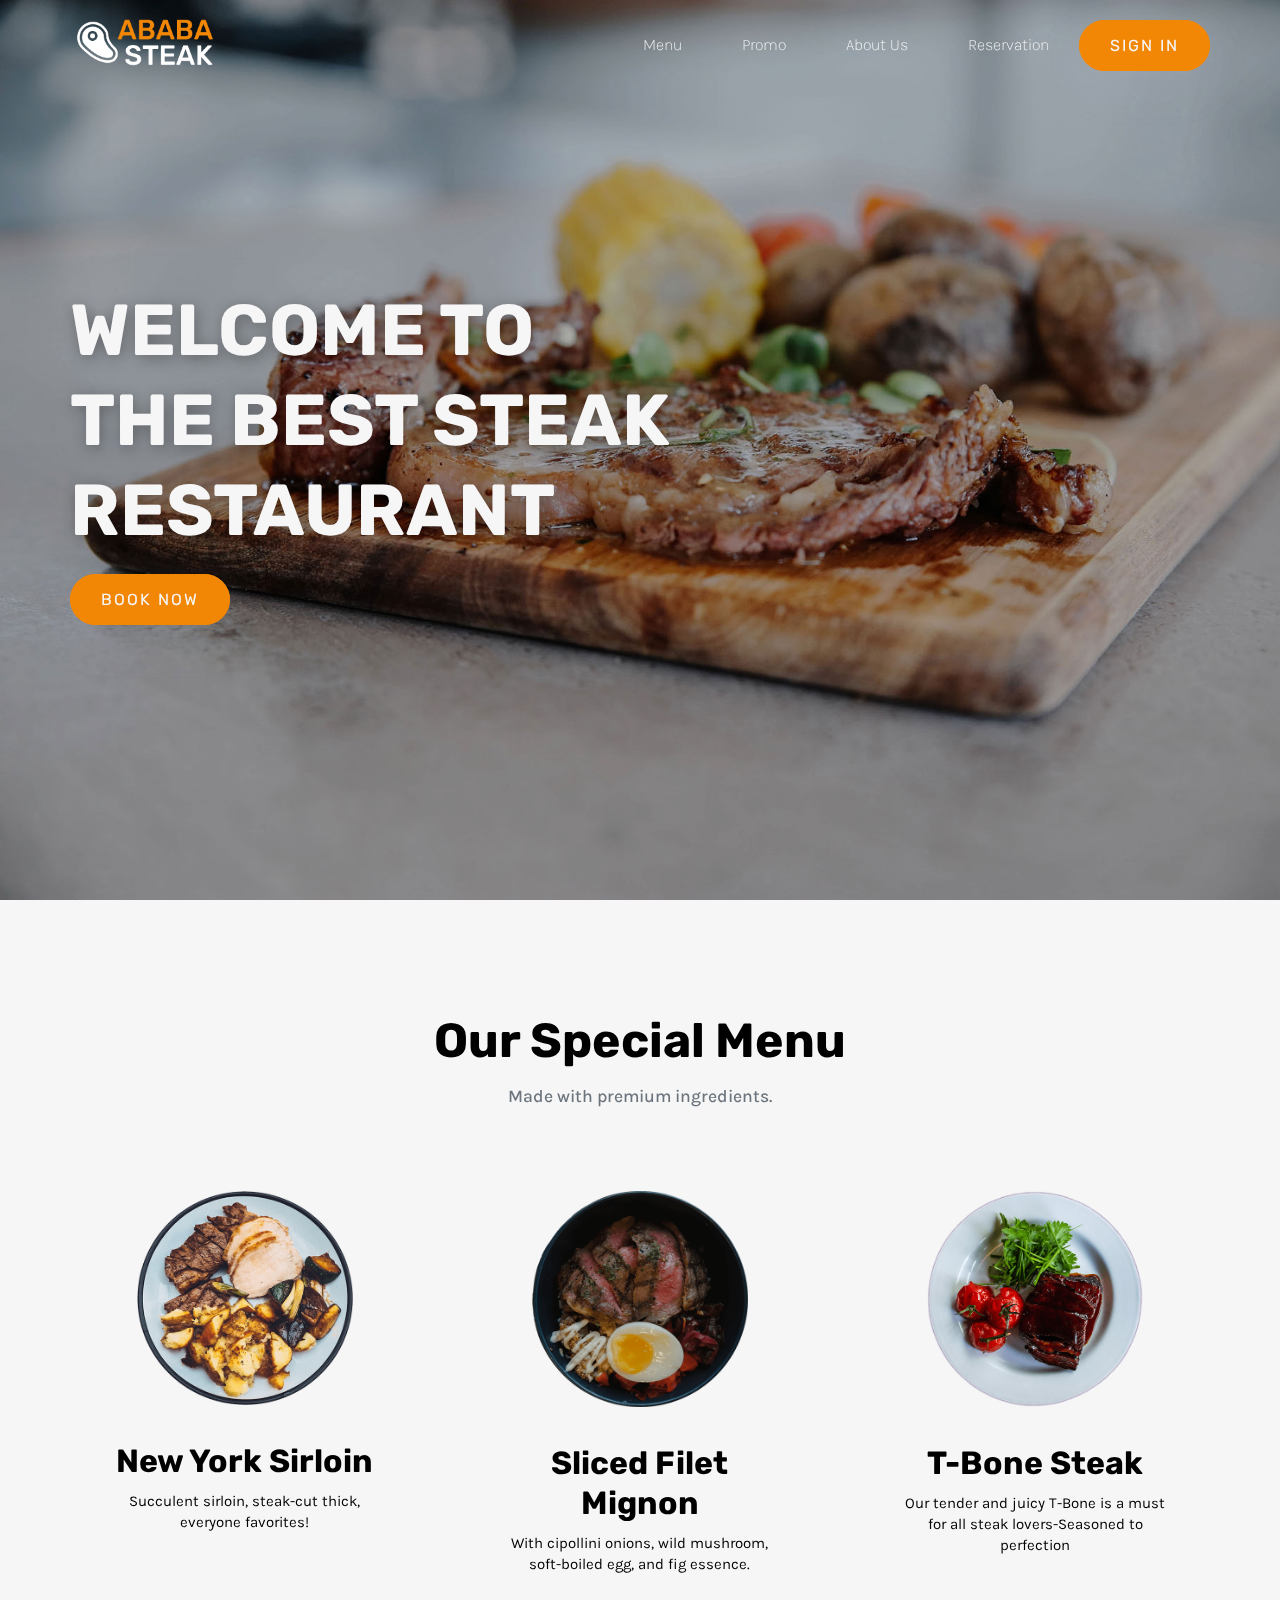
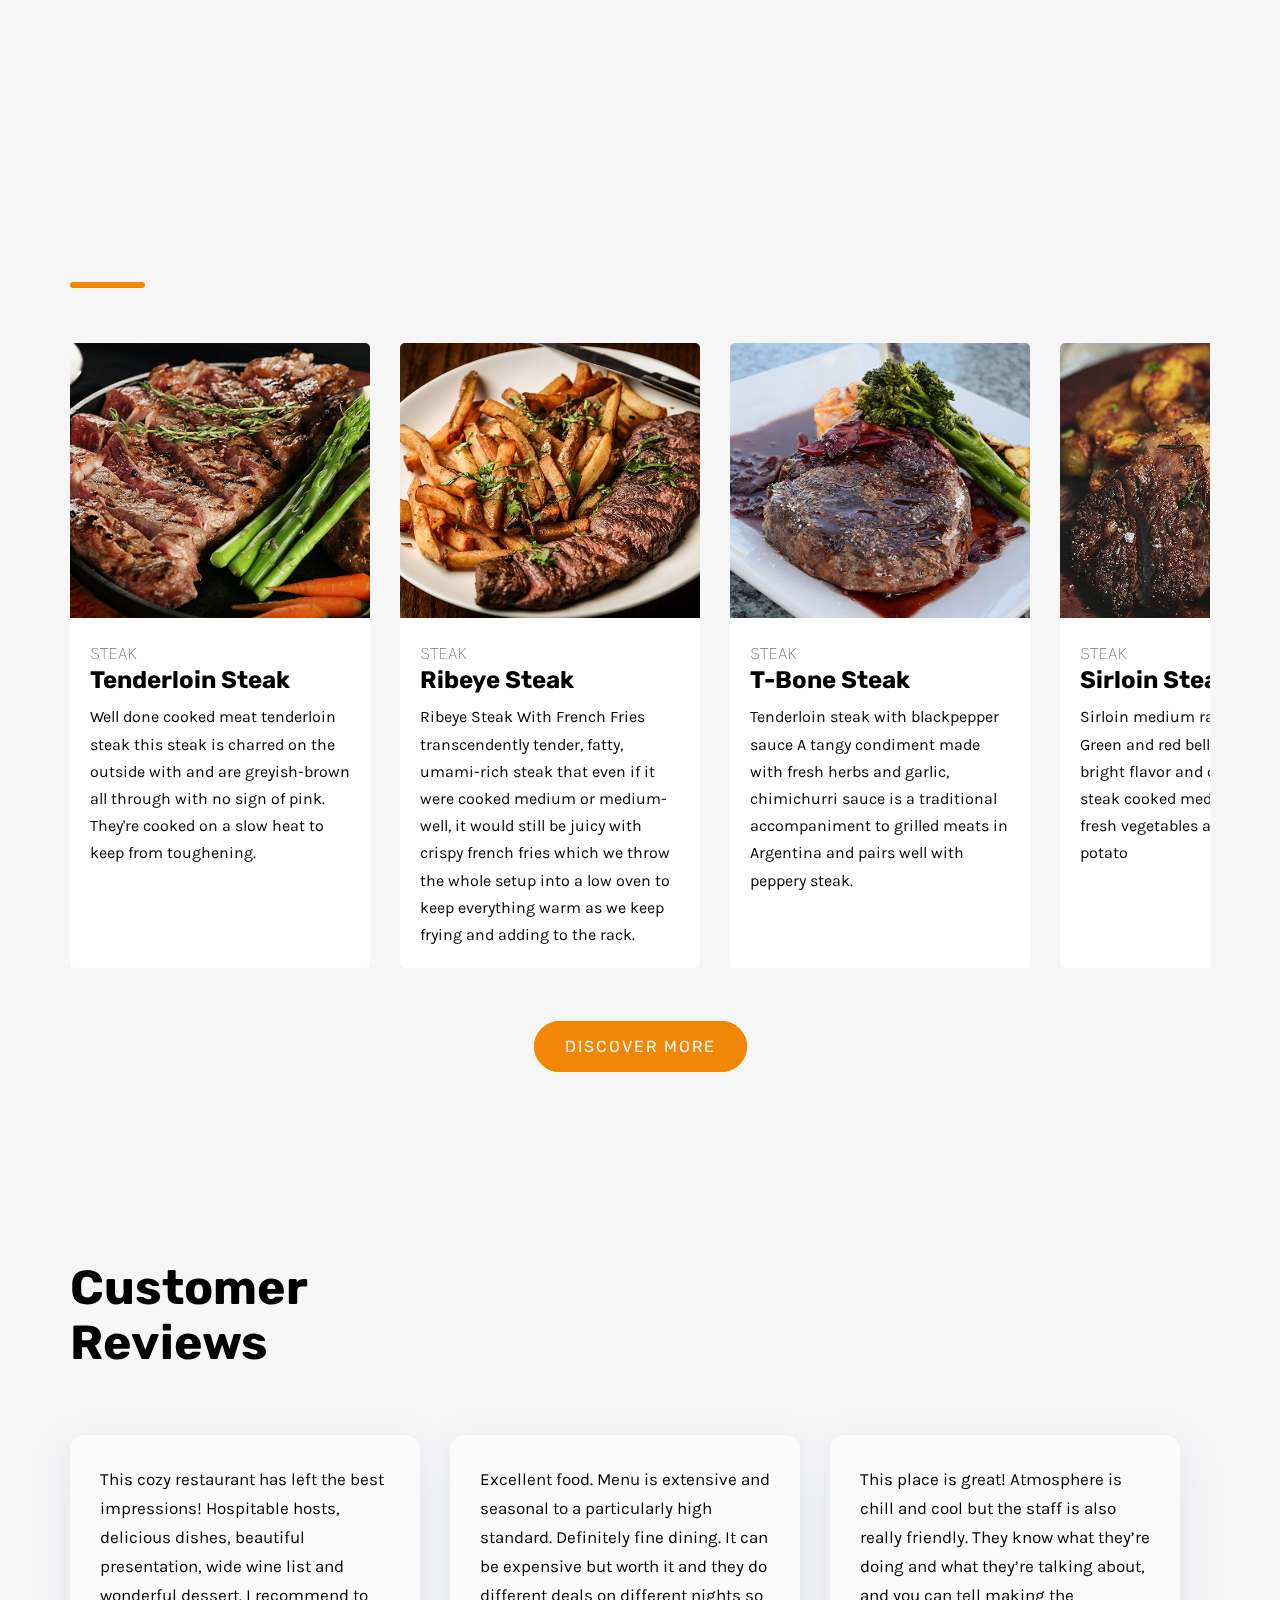
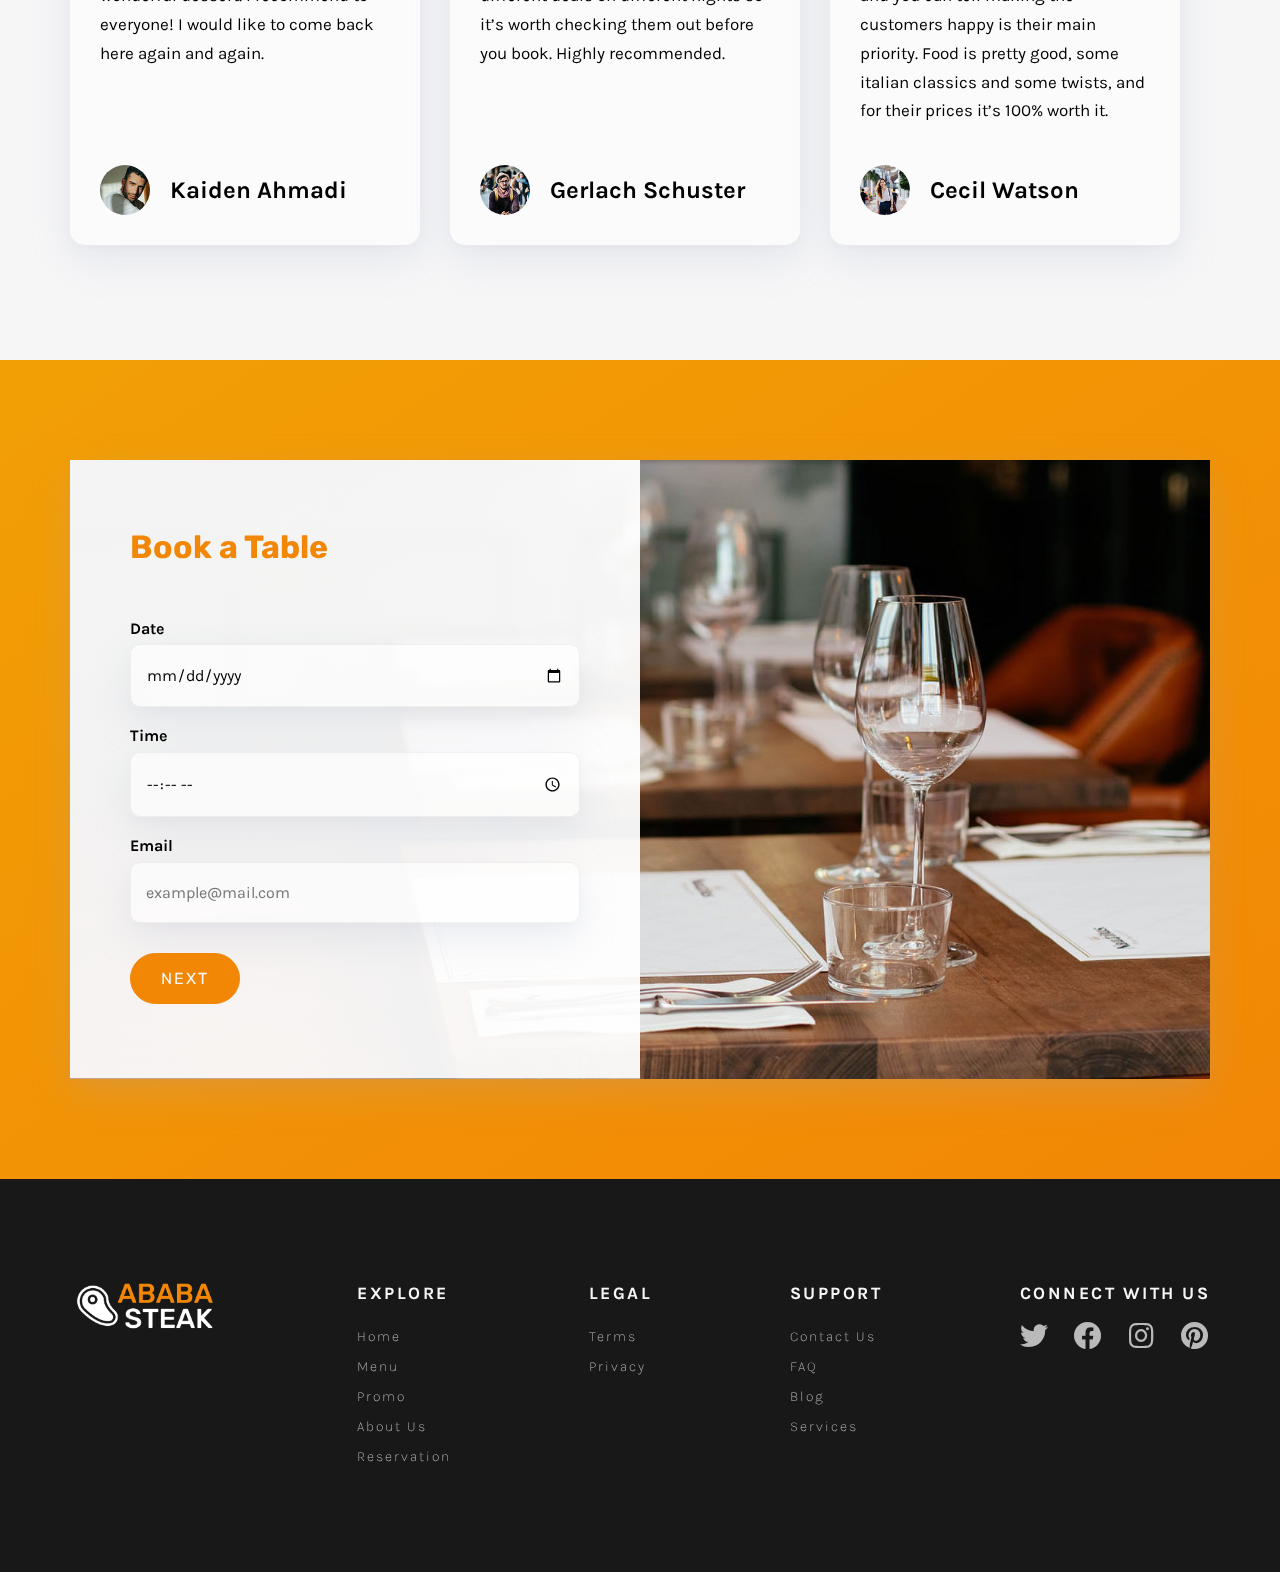
<file: index.html>
<!DOCTYPE html>
<html lang="en">

<head>
  <meta charset="UTF-8">
  <meta http-equiv="X-UA-Compatible" content="IE=edge">
  <meta name="viewport" content="width=device-width, initial-scale=1.0">
  <title>Ababa Steak</title>

  <link rel="icon" href="./assets/images/icon.png" type="image/png">

  <link rel="stylesheet" href="./css/main.css">
  <link rel="preload" href="./assets/fontawesome/webfonts/fa-brands-400.woff2" as="style">
  <link rel="preload" href="./assets/fontawesome/webfonts/fa-solid-900.woff2" as="style">

  <link rel="preload" href="./css/components/book.css" as="style">
  <link rel="preload" href="./css/components/button.css" as="style">
  <link rel="preload" href="./css/components/card.css" as="style">
  <link rel="preload" href="./css/components/coupon.css" as="style">
  <link rel="preload" href="./css/components/deal.css" as="style">
  <link rel="preload" href="./css/components/dropdown.css" as="style">
  <link rel="preload" href="./css/components/form.css" as="style">
  <link rel="preload" href="./css/components/history.css" as="style">
  <link rel="preload" href="./css/components/navigation_black.css" as="style">
  <link rel="preload" href="./css/components/navigation.css" as="style">
  <link rel="preload" href="./css/components/pagination.css" as="style">
  <link rel="preload" href="./css/components/product.css" as="style">
  <link rel="preload" href="./css/components/reserve.css" as="style">
  <link rel="preload" href="./css/components/review.css" as="style">
  <link rel="preload" href="./css/components/slider.css" as="style">
  <link rel="preload" href="./css/components/slideshow.css" as="style">

  <link rel="preload" href="./css/layouts/about.css" as="style">
  <link rel="preload" href="./css/layouts/homepage.css" as="style">
  <link rel="preload" href="./css/layouts/layout.css" as="style">
  <link rel="preload" href="./css/layouts/promo.css" as="style">
  <link rel="preload" href="./css/layouts/reservation.css" as="style">
  <link rel="preload" href="./css/layouts/responsive.css" as="style">



  <link defer rel="stylesheet" href="./assets/fontawesome/css/all.min.css">
</head>

<body>
  <nav class="navigation">
    <div class="container d-flex justify-content-space-between align-items-center">
      <div class="navigation__brand">
        <a href="index.html">
          <img id="logo_img" src="./assets/images/logo.png" alt="ababa steak logo">
          <img id="logo_img-mobile" src="./assets/images/logo-black.png">
        </a>
      </div>
      <div class="d-flex align-items-center">
        <ul class="navigation__menu">
          <li><a href="menu.html">Menu</a></li>
          <li><a href="promo.html">Promo</a></li>
          <li><a href="about.html">About Us</a></li>
          <li><a href="reservation.html">Reservation</a></li>
        </ul>
        <div class="navigation__action">
          <a href="#" class="btn btn-primary box-shadow-sm">
            Sign In
          </a>
        </div>
        <div class="navigation__expand">
          <button id="navbar-toggle">
            <i class="fas fa-bars"></i>
          </button>
        </div>
      </div>
    </div>
    <div class="container">
      <ul class="navigation__menu-expand">
        <li><a href="menu.html">Menu</a></li>
        <li><a href="promo.html">Promo</a></li>
        <li><a href="about.html">About Us</a></li>
        <li><a href="reservation.html">Reservation</a></li>
      </ul>
    </div>
  </nav>
  <div class="homepage-header">
    <div class="container d-flex align-items-center h-100">
      <div>
        <h1 class="heading-primary color-light text-shadow-sm">
          Welcome To <br>
          The Best Steak <br>
          Restaurant
        </h1>
        <a href="reservation.html" class="btn btn-primary btn-lg box-shadow-sm">
          Book Now
        </a>
      </div>
    </div>
  </div>
  <div class="section section-featured">
    <div class="container">
      <div class="section__title text-center">
        <h2 class="title">Our Special Menu</h2>
        <p class="subtitle">
          Made with premium ingredients.
        </p>
      </div>
      <div class="d-flex  justify-content-space-between w-100">
        <div class="card">
          <div class="card__image">
            <img src="./assets/images/special-menu-1.png" alt="new york sirloin">
          </div>
          <div class="card__content">
            <h4 class="card__title">
              New York Sirloin
            </h4>
            <p class="card__text">
              Succulent sirloin, steak-cut thick, everyone favorites!
            </p>
          </div>
        </div>
        <div class="card">
          <div class="card__image">
            <img src="./assets/images/special-menu-2.png" alt="sliced filet mignon">
          </div>
          <div class="card__content">
            <h4 class="card__title">
              Sliced Filet Mignon
            </h4>
            <p class="card__text">
              With cipollini onions, wild mushroom, soft-boiled egg, and fig essence.
            </p>
          </div>
        </div>
        <div class="card">
          <div class="card__image">
            <img src="./assets/images/special-menu-3.png" alt="t-bone steak">
          </div>
          <div class="card__content">
            <h4 class="card__title">
              T-Bone Steak
            </h4>
            <p class="card__text">
              Our tender and juicy T-Bone is a must for all steak lovers-Seasoned to perfection
            </p>
          </div>
        </div>
      </div>
    </div>
  </div>
  <div class="section section-menu">
    <div class="container">
      <div class="section__title--inline d-flex justify-content-space-between align-items-center">
        <div>
          <h2 class="title color-light">Featured Menus</h2>
          <hr class="title-border">
        </div>
      </div>
      <div class="position-relative wrapper">
        <div id="featuredMenuSlider" class="slider-wrapper">
          <div class="d-flex">
            <div class="product mleft-0">
              <div class="product__img">
                <img src="./assets/images/menu-1.jpg" alt="tenderloin steak">
              </div>
              <div class="product__content">
                <h6 class="product__category">STEAK</h6>
                <h5 class="product__title">
                  Tenderloin Steak
                </h5>
                <p class="product__description">
                  Well done cooked meat tenderloin steak this steak is charred on the outside with and are greyish-brown
                  all through with no sign of pink. They're cooked on a slow heat to keep from toughening.
                </p>
              </div>
            </div>
            <div class="product">
              <div class="product__img">
                <img src="./assets/images/menu-2.jpg" alt="ribeye steak">
              </div>
              <div class="product__content">
                <h6 class="product__category">STEAK</h6>
                <h5 class="product__title">
                  Ribeye Steak
                </h5>
                <p class="product__description">
                  Ribeye Steak With French Fries transcendently tender, fatty, umami-rich steak that even if it were
                  cooked medium or medium-well, it would still be juicy with crispy french fries which we throw the
                  whole setup into a low oven to keep everything warm as we keep frying and adding to the rack.
                </p>
              </div>
            </div>
            <div class="product">
              <div class="product__img">
                <img src="./assets/images/menu-3.jpg" alt="t-bone steak">
              </div>
              <div class="product__content">
                <h6 class="product__category">STEAK</h6>
                <h5 class="product__title">
                  T-Bone Steak
                </h5>

                <p class="product__description">
                  Tenderloin steak with blackpepper sauce A tangy condiment made with fresh herbs and garlic,
                  chimichurri sauce is a traditional accompaniment to grilled meats in Argentina and pairs well with
                  peppery steak.
                </p>
              </div>
            </div>
            <div class="product">

              <div class="product__img">
                <img src="./assets/images/menu-4.jpg" alt="sirloin steak">
              </div>
              <div class="product__content">
                <h6 class="product__category">STEAK</h6>
                <h5 class="product__title">
                  Sirloin Steak
                </h5>
                <p class="product__description">
                  Sirloin medium rare with potato Green and red bell pepper strips add bright flavor and crunch to
                  Sirloin steak cooked medium rare with fresh vegetables and mashed potato
                </p>
              </div>
            </div>
            <div class="product">
              <div class="product__img">
                <img src="./assets/images/menu-5.jpg" alt="ababa steak special menu 1">
              </div>
              <div class="product__content">
                <h6 class="product__category">STEAK</h6>
                <h5 class="product__title">
                  Ababa Steak Special Menu 1
                </h5>
                <p class="product__description">
                  Ababa steak special menu 1 delicious, sumptuously moist, flavorful and tender Chicken Steak with
                  creamy mashed potatoes , side of buttered veggies, a complete and filling meal.
                </p>
              </div>
            </div>
            <div class="product mright-0">

              <div class="product__img">
                <img src="./assets/images/menu-6.jpg" alt="ababa steak special menu 2">
              </div>
              <div class="product__content">
                <h6 class="product__category">STEAK</h6>
                <h5 class="product__title">
                  Ababa Steak Special Menu 2
                </h5>
                <p class="product__description">
                  Cooked meat with green vegetable Steaks in a pan seasoned with sea salt, pepper, and rosemary with
                  small potatoes spread around them.
                </p>
              </div>
            </div>


          </div>

        </div>
        <button id="featuredMenuSliderLeft" class="slider-prev">
          <i class="fas fa-chevron-left"></i>
        </button>
        <button id="featuredMenuSliderRight" class="slider-next">
          <i class="fas fa-chevron-right"></i>
        </button>
      </div>
      <div class="text-center mtop-5">
        <a href="menu.html" class="btn btn-primary">
          Discover More
        </a>
      </div>

    </div>
  </div>
  <div class="section section-reviews">
    <div class="container">
      <div class="section__title">
        <h2 class="title">Customer <br> Reviews</h2>
      </div>
      <div class="d-flex row w-100 justify-content-space-between">
        <div class="review">
          <p class="review__text text-lg">
            This cozy restaurant has left the best impressions! Hospitable hosts, delicious dishes, beautiful
            presentation, wide wine list and wonderful dessert. I recommend to everyone! I would like to come back here
            again and again.
          </p>
          <div class="review__profile">
            <figure>
              <img src="./assets/images/user-review-1.jpg" alt="figure">
            </figure>
            <h5>Kaiden Ahmadi</h5>
          </div>
        </div>
        <div class="review">
          <p class="review__text text-lg">
            Excellent food. Menu is extensive and seasonal to a particularly high standard. Definitely fine dining. It
            can be expensive but worth it and they do different deals on different nights so it’s worth checking them
            out before you book. Highly recommended.

          </p>
          <div class="review__profile">
            <figure>
              <img src="./assets/images/user-review-2.jpg" alt="figure">
            </figure>
            <h5>Gerlach Schuster</h5>
          </div>
        </div>
        <div class="review">
          <p class="review__text text-lg">
            This place is great! Atmosphere is chill and cool but the staff is also really friendly. They know what
            they’re doing and what they’re talking about, and you can tell making the customers happy is their main
            priority. Food is pretty good, some italian classics and some twists, and for their prices it’s 100% worth
            it.
          </p>
          <div class="review__profile">
            <figure>
              <img src="./assets/images/user-review-3.jpg" alt="figure">
            </figure>
            <h5>Cecil Watson</h5>
          </div>
        </div>
      </div>
    </div>
  </div>

  <div class="section section-book">
    <div class="container">
      <div class="book">
        <div class="book__left">
          <h4 class="title color-primary">Book a Table</h4>
          <form action="reservation.html" class="book__form">
            <div class="form-group">
              <label for="date" class="form-label">Date</label>
              <input type="date" id="date" class="form-input">
            </div>

            <div class="form-group">
              <label for="time" class="form-label">Time</label>
              <input type="time" id="time" class="form-input">
            </div>
            <div class="form-group">
              <label for="email" class="form-label">Email</label>
              <input type="email" id="email" class="form-input" placeholder="example@mail.com">
            </div>
            <div class="form-group">
              <button type="submit" class="btn-primary btn">NEXT</button>
            </div>
          </form>
        </div>
      </div>
    </div>
  </div>

  <footer class="section section-footer">
    <div class="container d-flex footer justify-content-space-between">
      <div class="footer__brand">
        <img class="" src="./assets/images/logo.png" alt="ababa steak logo">
      </div>
      <div>
        <h6 class="footer__title color-light">
          Explore
        </h6>
        <ul class="footer__link">
          <li><a href="index.html">Home</a></li>
          <li><a href="menu.html">Menu</a></li>
          <li><a href="promo.html">Promo</a></li>
          <li><a href="about.html">About Us</a></li>
          <li><a href="reservation.html">Reservation</a></li>
        </ul>
      </div>
      <div>
        <h6 class="footer__title color-light">
          Legal
        </h6>
        <ul class="footer__link">
          <li><a href="#">Terms</a></li>
          <li><a href="#">Privacy</a></li>
        </ul>
      </div>
      <div>
        <h6 class="footer__title color-light">
          Support
        </h6>
        <ul class="footer__link">
          <li><a href="#">Contact Us</a></li>
          <li><a href="#">FAQ</a></li>
          <li><a href="#">Blog</a></li>
          <li><a href="#">Services</a></li>
        </ul>
      </div>
      <div>
        <h6 class="footer__title color-light">
          Connect with us
        </h6>
        <ul class="footer__link d-flex justify-content-space-between align-items-center">
          <li>
            <a target="_blank" href="https://www.twitter.com"><i class="fab fa-2x fa-twitter"></i></a>
          </li>
          <li><a target="_blank" href="https://www.facebook.com"><i class="fab fa-2x fa-facebook"></i></a></li>
          <li><a target="_blank" href="https://www.instagram.com"><i class="fab fa-2x fa-instagram"></i></a></li>
          <li><a target="_blank" href="https://www.pinterest.com"><i class="fab fa-2x fa-pinterest"></i></a></li>
        </ul>
      </div>
    </div>
  </footer>
</body>
<script>
</script>
<script src="./assets/jquery/jquery.js"></script>
<script src="./js/index.js"></script>
<script src="./js/navbar.js"></script>

</html>
</file>
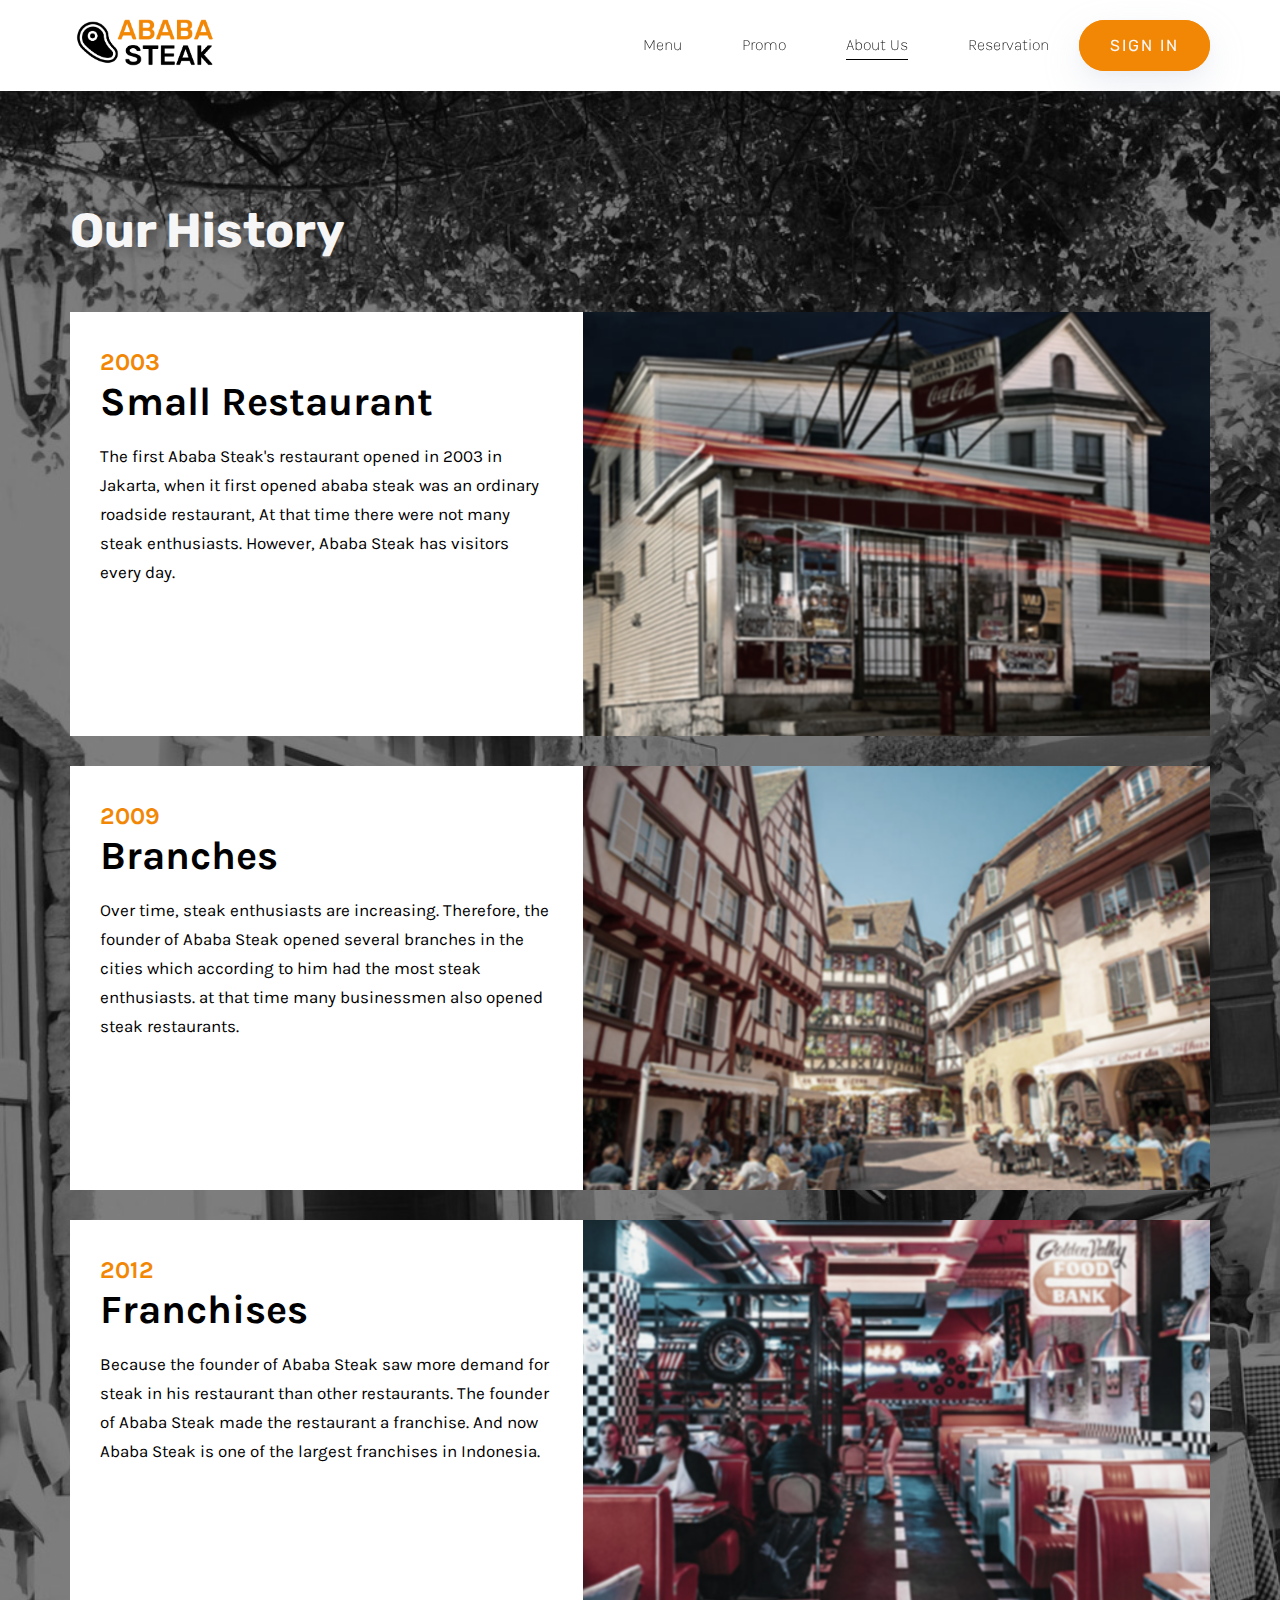
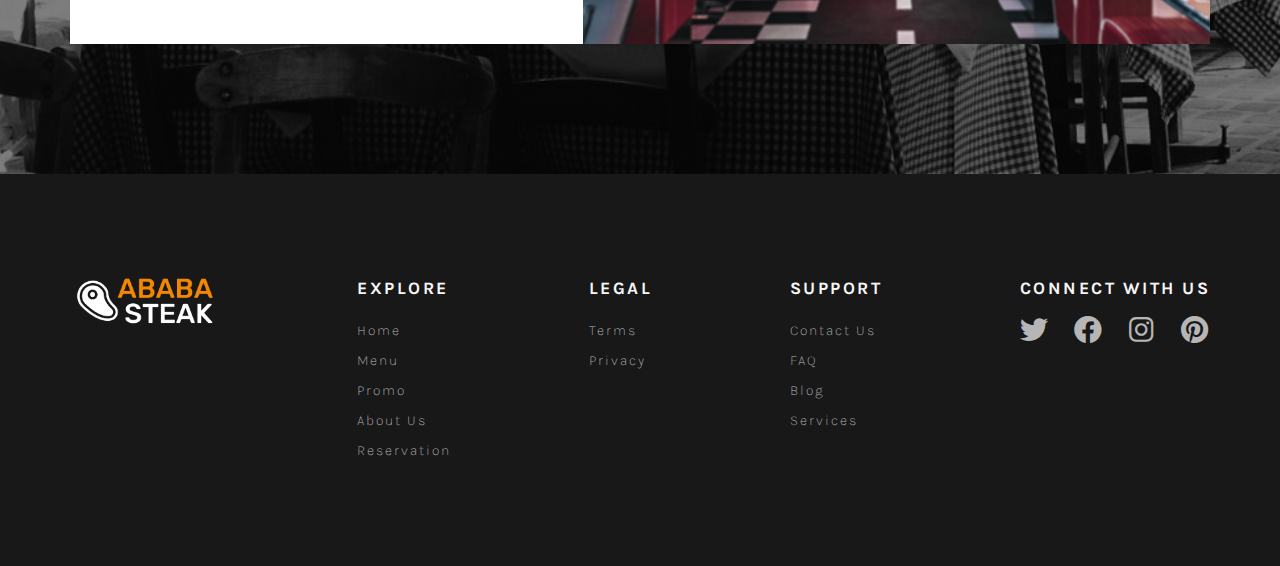
<file: about.html>
<!DOCTYPE html>
<html lang="en">

<head>
  <meta charset="UTF-8">
  <meta http-equiv="X-UA-Compatible" content="IE=edge">

  <meta name="viewport" content="width=device-width, initial-scale=1.0">
  <link defer rel="stylesheet" href="./assets/fontawesome/css/all.min.css">
  <link rel="stylesheet" href="./css/main.css">
  <link rel="icon" href="./assets/images/icon.png" type="image/png">

  <title>Ababa Steak | Menu</title>
</head>

<body>
  <nav class="navigation-black">
    <div class="container d-flex justify-content-space-between align-items-center">
      <div class="navigation-black__brand">
        <a href="index.html">
          <img src="./assets/images/logo-black.png" alt="logo">
        </a>
      </div>
      <div class="d-flex align-items-center">
        <ul class="navigation-black__menu">
          <li><a href="menu.html">Menu</a></li>
          <li><a href="promo.html">Promo</a></li>
          <li><a class="current" href="about.html">About Us</a></li>
          <li><a href="reservation.html">Reservation</a></li>
        </ul>
        <div class="navigation-black__action">
          <a href="#" class="btn btn-primary box-shadow-sm">
            Sign In
          </a>
        </div>
        <div class="navigation__expand">
          <button id="navbar-toggle">
            <i class="fas fa-bars"></i>
          </button>
        </div>
      </div>
    </div>
    <div class="container">
      <ul class="navigation__menu-expand">
        <li><a href="menu.html">Menu</a></li>
        <li><a href="promo.html">Promo</a></li>
        <li><a class="current" href="about.html">About Us</a></li>
        <li><a href="reservation.html">Reservation</a></li>
      </ul>
    </div>
  </nav>
  <div class="nav-offset"></div>
  <div class="about-header section">
    <div class="container">
      <h2 class="title color-light text-shadow-sm">Our History</h2>

      <div class="history">
        <div class="history__card">
          <div class="history__card-content">
            <h5 class="color-primary">2003</h5>
            <h3>Small Restaurant</h3>
            <p class="text-lg">
              The first Ababa Steak's restaurant opened in 2003 in Jakarta, when it first opened ababa steak was an
              ordinary roadside restaurant, At that time there were not many steak enthusiasts. However, Ababa Steak has
              visitors every day.
            </p>
          </div>
          <div class="history__card-image">
            <img src="./assets/images/history-1.jpg" alt="small restaurant">
          </div>
        </div>
        <div class="history__card">
          <div class="history__card-content">
            <h5 class="color-primary">2009</h5>
            <h3>Branches</h3>
            <p class="text-lg">
              Over time, steak enthusiasts are increasing. Therefore, the founder of Ababa Steak opened several branches
              in the cities which according to him had the most steak enthusiasts. at that time many businessmen also
              opened steak restaurants.
            </p>
          </div>
          <div class="history__card-image">
            <img src="./assets/images/history-2.jpg" alt="branches">
          </div>
        </div>
        <div class="history__card">
          <div class="history__card-content">
            <h5 class="color-primary">2012</h5>
            <h3>Franchises</h3>
            <p class="text-lg">
              Because the founder of Ababa Steak saw more demand for steak in his restaurant than other restaurants. The
              founder of Ababa
              Steak made the restaurant a franchise. And now Ababa Steak is one of the largest franchises in Indonesia.
            </p>
          </div>
          <div class="history__card-image">
            <img src="./assets/images/history-3.jpg" alt="franchises">
          </div>
        </div>
      </div>
    </div>
  </div>
  <footer class="section section-footer">
    <div class="container d-flex footer justify-content-space-between">
      <div class="footer__brand">
        <img class="" src="./assets/images/logo.png" alt="ababa steak logo">
      </div>
      <div>
        <h6 class="footer__title color-light">
          Explore
        </h6>
        <ul class="footer__link">
          <li><a href="index.html">Home</a></li>
          <li><a href="menu.html">Menu</a></li>
          <li><a href="promo.html">Promo</a></li>
          <li><a href="about.html">About Us</a></li>
          <li><a href="reservation.html">Reservation</a></li>
        </ul>
      </div>
      <div>
        <h6 class="footer__title color-light">
          Legal
        </h6>
        <ul class="footer__link">
          <li><a href="#">Terms</a></li>
          <li><a href="#">Privacy</a></li>
        </ul>
      </div>
      <div>
        <h6 class="footer__title color-light">
          Support
        </h6>
        <ul class="footer__link">
          <li><a href="#">Contact Us</a></li>
          <li><a href="#">FAQ</a></li>
          <li><a href="#">Blog</a></li>
          <li><a href="#">Services</a></li>
        </ul>
      </div>
      <div>
        <h6 class="footer__title color-light">
          Connect with us
        </h6>
        <ul class="footer__link d-flex justify-content-space-between align-items-center">
          <li>
            <a target="_blank" href="https://www.twitter.com"><i class="fab fa-2x fa-twitter"></i></a>
          </li>
          <li><a target="_blank" href="https://www.facebook.com"><i class="fab fa-2x fa-facebook"></i></a></li>
          <li><a target="_blank" href="https://www.instagram.com"><i class="fab fa-2x fa-instagram"></i></a></li>
          <li><a target="_blank" href="https://www.pinterest.com"><i class="fab fa-2x fa-pinterest"></i></a></li>
        </ul>
      </div>
    </div>
  </footer>
</body>
<script src="./assets/jquery/jquery.js"></script>
<script src="./js/navbar.js"></script>


</html>
</file>
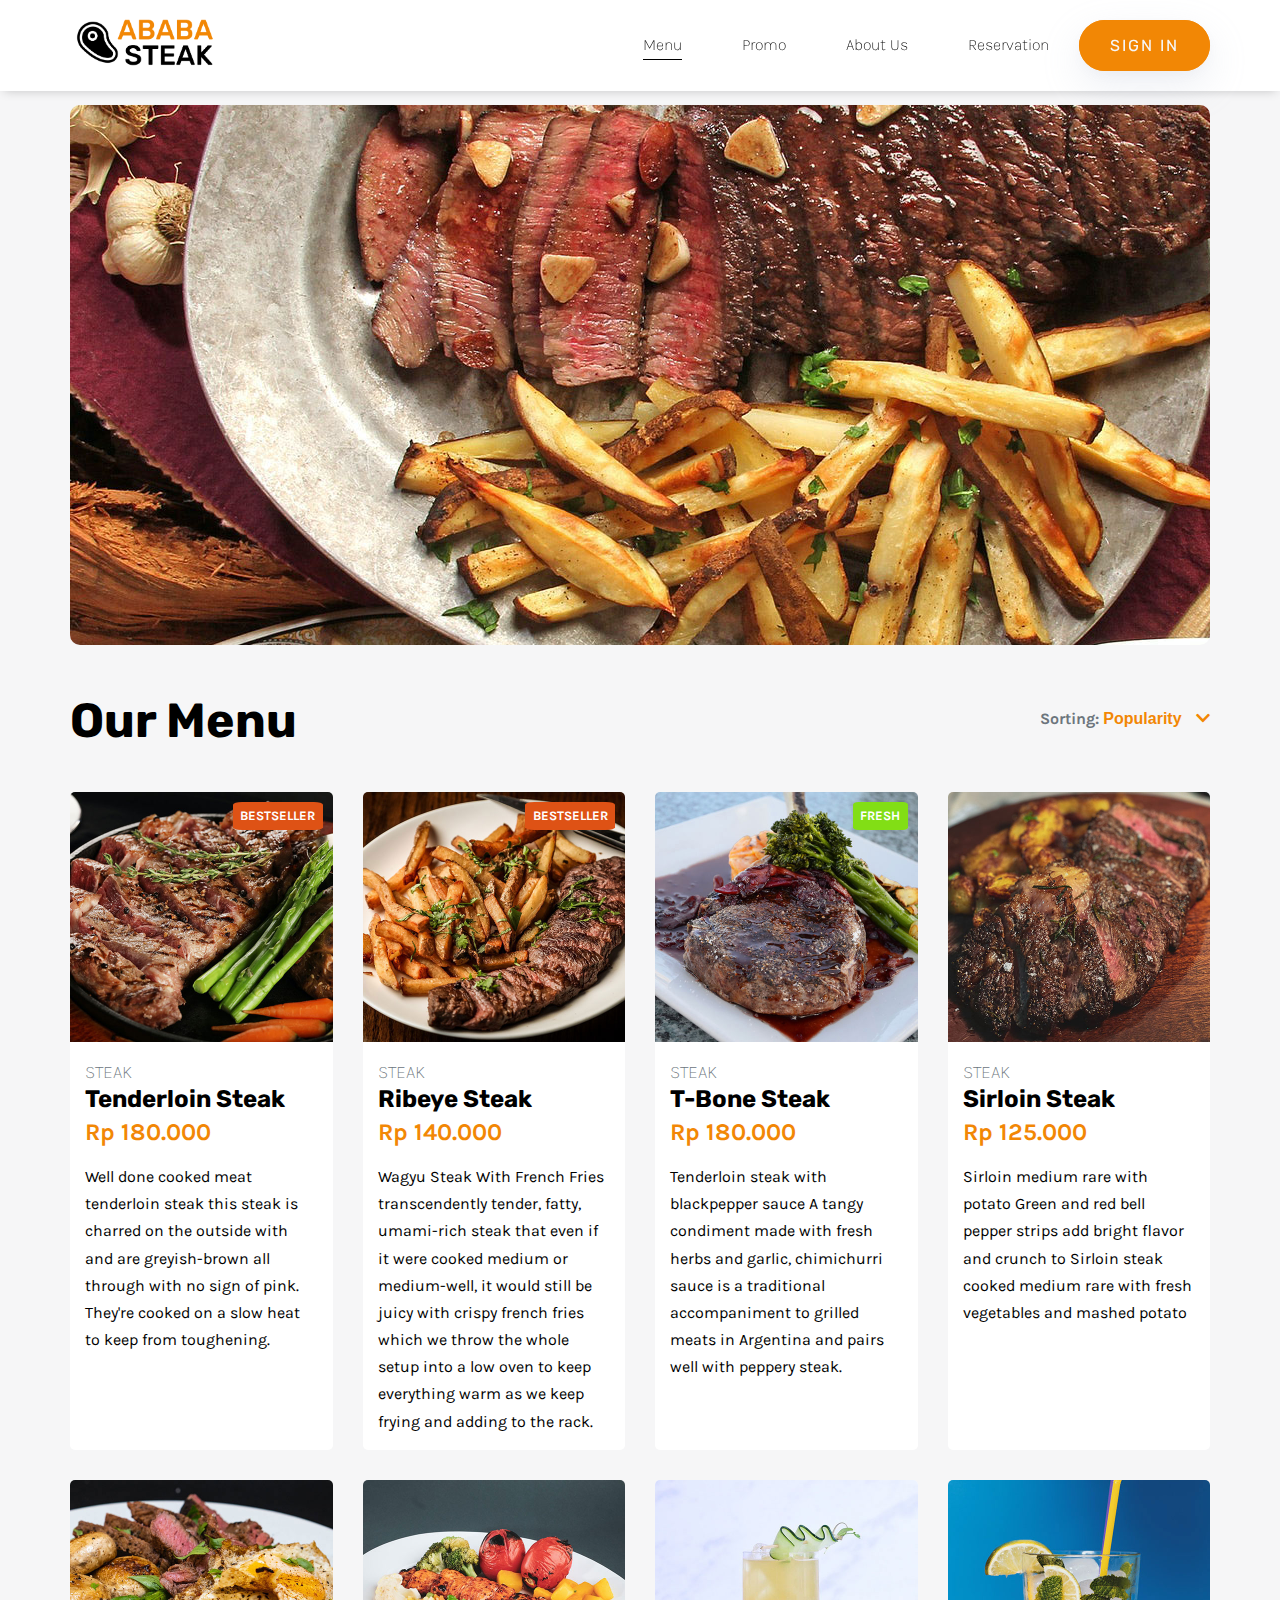
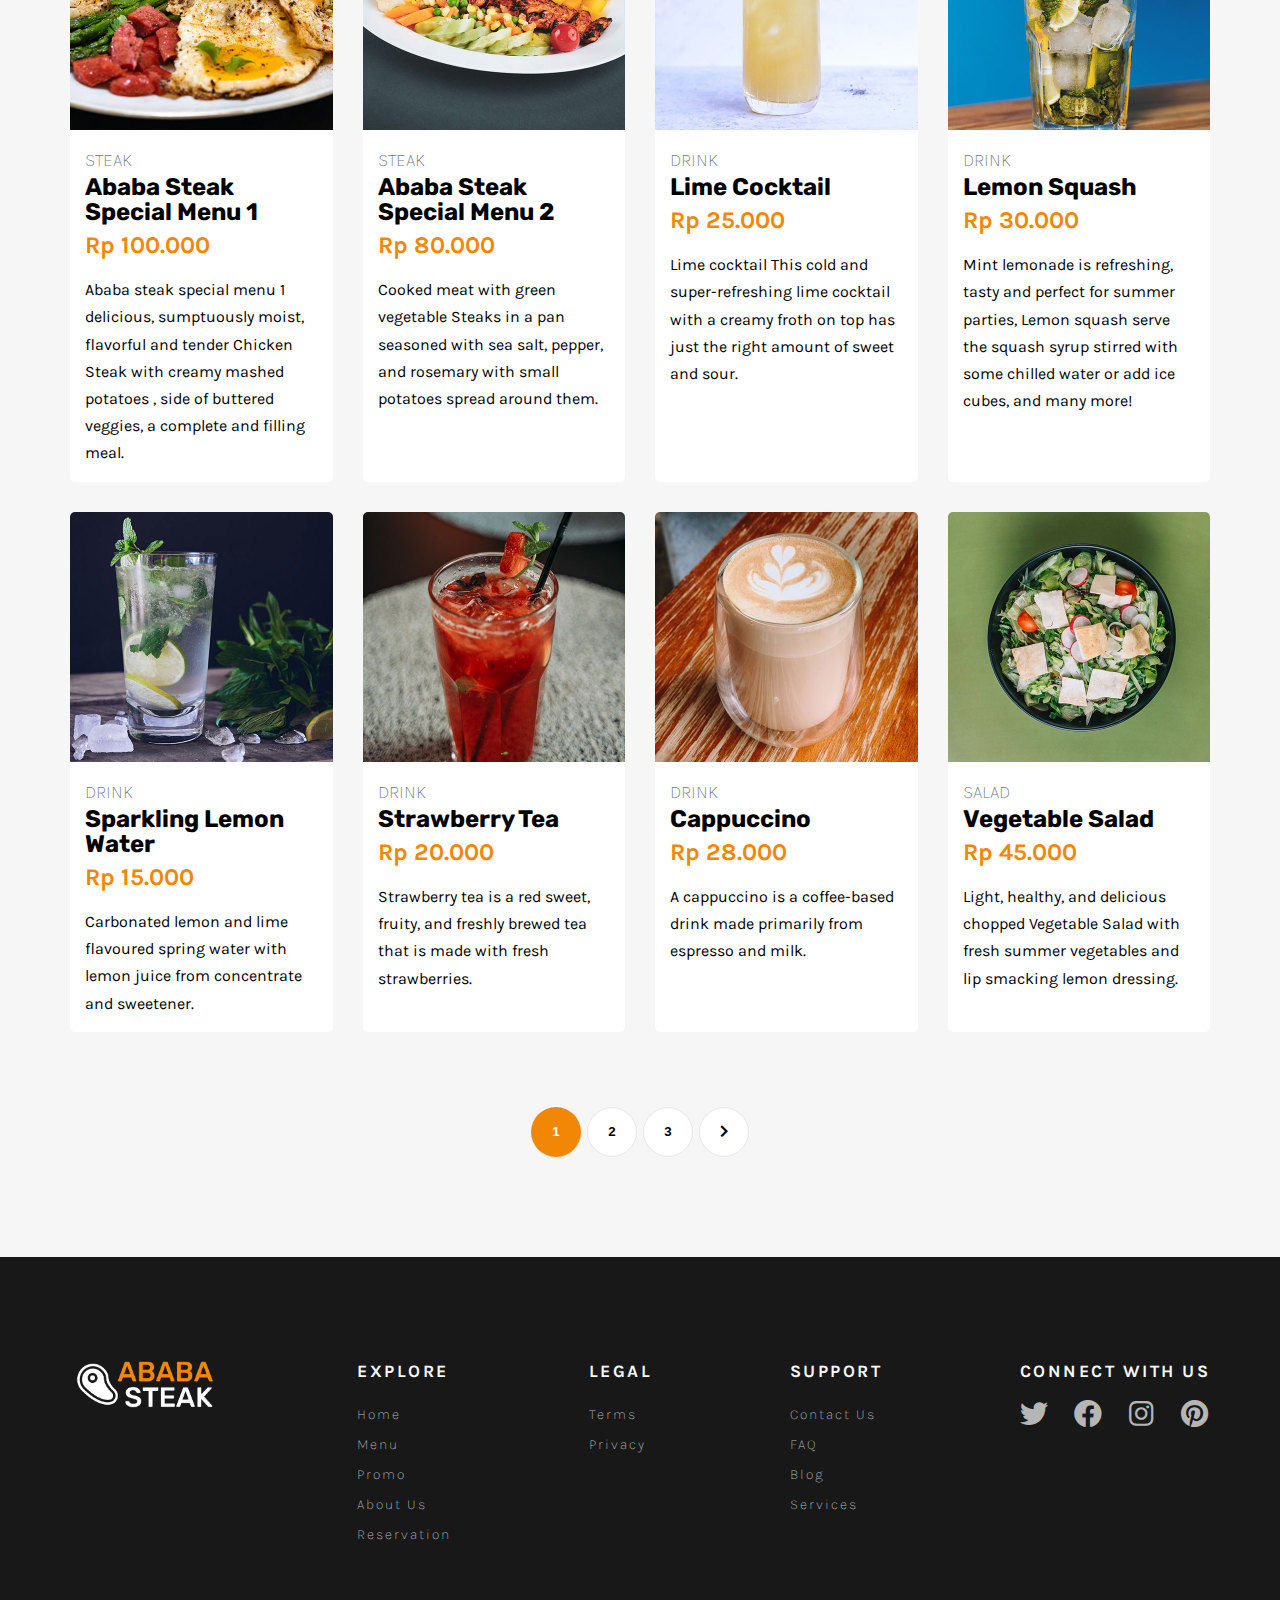
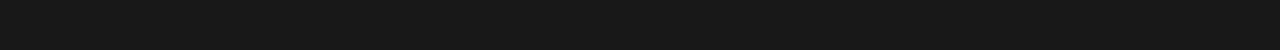
<file: menu.html>
<!DOCTYPE html>
<html lang="en">

<head>
  <meta charset="UTF-8">
  <meta http-equiv="X-UA-Compatible" content="IE=edge">
  <link rel="icon" href="./assets/images/icon.png" type="image/png">

  <meta name="viewport" content="width=device-width, initial-scale=1.0">
  <link defer rel="stylesheet" href="./assets/fontawesome/css/all.min.css">
  <link rel="stylesheet" href="./css/main.css">

  <title>Ababa Steak | Menu</title>
</head>

<body>
  <nav class="navigation-black">
    <div class="container d-flex justify-content-space-between align-items-center">
      <div class="navigation-black__brand">
        <a href="index.html">
          <img src="./assets/images/logo-black.png" alt="logo">
        </a>
      </div>
      <div class="d-flex align-items-center">
        <ul class="navigation-black__menu">
          <li><a class="current" href="menu.html">Menu</a></li>
          <li><a href="promo.html">Promo</a></li>
          <li><a href="about.html">About Us</a></li>
          <li><a href="reservation.html">Reservation</a></li>
        </ul>
        <div class="navigation-black__action">
          <a href="#" class="btn btn-primary box-shadow-sm">
            Sign In
          </a>
        </div>
        <div class="navigation__expand">
          <button id="navbar-toggle">
            <i class="fas fa-bars"></i>
          </button>
        </div>
      </div>
    </div>
    <div class="container">
      <ul class="navigation__menu-expand">
        <li><a href="menu.html" class="current">Menu</a></li>
        <li><a href="promo.html">Promo</a></li>
        <li><a href="about.html">About Us</a></li>
        <li><a href="reservation.html">Reservation</a></li>
      </ul>
    </div>
  </nav>
  <div class="nav-offset"></div>
  <div class="container">
    <div id="slideshow-wrapper">
      <div id="slideshow">
        <div class="active" id="slide-img1">

        </div>
        <div class="" id="slide-img2">

        </div>
        <div class="last" id="slide-img3">

        </div>
      </div>
    </div>
  </div>
  <div class="section ptop-2">
    <div class="container">
      <div class="section__title--inline mbottom-2 d-flex justify-content-space-between align-items-center">
        <div>
          <h2 class="title">
            Our Menu
          </h2>
        </div>
        <div class="position-relative">
          <div class="dropdown__action">
            Sorting:
            <button id="dropdown__button" class="dropdown__button">
              <span class="dropdown__selected">Popularity</span>
              <i class="fas fa-chevron-down dropdown__icon"></i>
            </button>
          </div>
          <div class="dropdown">
            <a class="dropdown__option dropdown__selected" href="#">Popularity</a>
            <a class="dropdown__option" href="#">Relevant</a>
            <a class="dropdown__option" href="#">Price</a>
            <a class="dropdown__option" href="#">Newest</a>
          </div>
        </div>
      </div>
      <div class="row product-list">
        <div class="product">
          <div class="product__tag product__tag--hot">
            BESTSELLER
          </div>
          <div class="product__img">
            <img src="./assets/images/menu-1.jpg" alt="tenderoin steak">
          </div>
          <div class="product__content">
            <h6 class="product__category">STEAK</h6>
            <h5 class="product__title">
              Tenderloin Steak
            </h5>
            <h5 class="product__price">
              Rp 180.000
            </h5>
            <p class="product__description">
              Well done cooked meat tenderloin steak
              this steak is charred on the outside with and are greyish-brown
              all through with no sign of pink. They're cooked on a slow heat
              to keep from toughening.
            </p>
          </div>
        </div>
        <div class="product">
          <div class="product__tag product__tag--hot">
            BESTSELLER
          </div>
          <div class="product__img">
            <img src="./assets/images/menu-2.jpg" alt="ribeye steak">
          </div>
          <div class="product__content">
            <h6 class="product__category">STEAK</h6>
            <h5 class="product__title">
              Ribeye Steak
            </h5>
            <h5 class="product__price">
              Rp 140.000
            </h5>
            <p class="product__description">
              Wagyu Steak With French Fries
              transcendently tender, fatty, umami-rich steak that even if
              it were cooked medium or medium-well, it would still be juicy
              with crispy french fries which we throw the whole setup into a
              low oven to keep everything warm as we keep frying and adding to
              the rack.
            </p>
          </div>
        </div>
        <div class="product">
          <div class="product__tag product__tag--fresh">
            FRESH
          </div>
          <div class="product__img">
            <img src="./assets/images/menu-3.jpg" alt="t-bone steak">
          </div>
          <div class="product__content">
            <h6 class="product__category">STEAK</h6>
            <h5 class="product__title">
              T-Bone Steak
            </h5>
            <h5 class="product__price">
              Rp 180.000
            </h5>
            <p class="product__description">
              Tenderloin steak with blackpepper sauce
              A tangy condiment made with fresh herbs and garlic, chimichurri
              sauce is a traditional accompaniment to grilled meats in Argentina
              and pairs well with peppery steak.
            </p>
          </div>
        </div>
        <div class="product">

          <div class="product__img">
            <img src="./assets/images/menu-4.jpg" alt="sirloin steak">
          </div>
          <div class="product__content">
            <h6 class="product__category">STEAK</h6>
            <h5 class="product__title">
              Sirloin Steak
            </h5>
            <h5 class="product__price">
              Rp 125.000
            </h5>
            <p class="product__description">
              Sirloin medium rare with potato
              Green and red bell pepper strips add bright flavor and crunch
              to Sirloin steak cooked medium rare with fresh vegetables and
              mashed potato
            </p>
          </div>
        </div>
        <div class="product">
          <div class="product__img">
            <img src="./assets/images/menu-5.jpg" alt="ababa steak special menu 1">
          </div>
          <div class="product__content">
            <h6 class="product__category">STEAK</h6>
            <h5 class="product__title">
              Ababa Steak Special Menu 1
            </h5>
            <h5 class="product__price">
              Rp 100.000
            </h5>
            <p class="product__description">
              Ababa steak special menu 1
              delicious, sumptuously moist, flavorful and tender Chicken Steak
              with creamy mashed potatoes , side of buttered veggies, a complete
              and filling meal.
            </p>
          </div>
        </div>
        <div class="product">

          <div class="product__img">
            <img src="./assets/images/menu-6.jpg" alt="ababa steak special menu 2">
          </div>
          <div class="product__content">
            <h6 class="product__category">STEAK</h6>
            <h5 class="product__title">
              Ababa Steak Special Menu 2
            </h5>
            <h5 class="product__price">
              Rp 80.000
            </h5>
            <p class="product__description">
              Cooked meat with green vegetable
              Steaks in a pan seasoned with sea salt, pepper, and rosemary with
              small potatoes spread around them.
            </p>
          </div>
        </div>
        <div class="product">

          <div class="product__img">
            <img src="./assets/images/menu-7.jpg" alt="lime cocktail">
          </div>
          <div class="product__content">
            <h6 class="product__category">DRINK</h6>
            <h5 class="product__title">
              Lime Cocktail
            </h5>
            <h5 class="product__price">
              Rp 25.000
            </h5>
            <p class="product__description">
              Lime cocktail
              This cold and super-refreshing lime cocktail with a creamy froth
              on top has just the right amount of sweet and sour.
            </p>
          </div>
        </div>
        <div class="product">
          <div class="product__img">
            <img src="./assets/images/menu-8.jpg" alt="lemon squash">
          </div>
          <div class="product__content">
            <h6 class="product__category">DRINK</h6>
            <h5 class="product__title">
              Lemon Squash
            </h5>
            <h5 class="product__price">
              Rp 30.000
            </h5>
            <p class="product__description">
              Mint lemonade is refreshing, tasty and perfect for summer parties,
              Lemon squash serve the squash syrup stirred with some chilled water
              or add ice cubes, and many more!
            </p>
          </div>
        </div>
        <div class="product">
          <div class="product__img">
            <img src="./assets/images/menu-9.jpg" alt="sparkling lemon water">
          </div>
          <div class="product__content">
            <h6 class="product__category">DRINK</h6>
            <h5 class="product__title">
              Sparkling Lemon Water
            </h5>
            <h5 class="product__price">
              Rp 15.000
            </h5>
            <p class="product__description">
              Carbonated lemon and lime flavoured spring water with lemon juice
              from concentrate and sweetener.
            </p>
          </div>
        </div>
        <div class="product">
          <div class="product__img">
            <img src="./assets/images/menu-10.jpg" alt="strawberry tea">
          </div>
          <div class="product__content">
            <h6 class="product__category">DRINK</h6>
            <h5 class="product__title">
              Strawberry Tea
            </h5>
            <h5 class="product__price">
              Rp 20.000
            </h5>
            <p class="product__description">
              Strawberry tea is a red sweet, fruity, and freshly brewed tea that
              is made with fresh strawberries.
            </p>
          </div>
        </div>
        <div class="product">
          <div class="product__img">
            <img src="./assets/images/menu-11.jpg" alt="cappuccino">
          </div>
          <div class="product__content">
            <h6 class="product__category">DRINK</h6>
            <h5 class="product__title">
              Cappuccino
            </h5>
            <h5 class="product__price">
              Rp 28.000
            </h5>
            <p class="product__description">
              A cappuccino is a coffee-based drink made primarily from espresso
              and milk.
            </p>
          </div>
        </div>
        <div class="product">
          <div class="product__img">
            <img src="./assets/images/menu-12.jpg" alt="vegetable salad">
          </div>
          <div class="product__content">
            <h6 class="product__category">SALAD</h6>
            <h5 class="product__title">
              Vegetable Salad
            </h5>
            <h5 class="product__price">
              Rp 45.000
            </h5>
            <p class="product__description">
              Light, healthy, and delicious chopped Vegetable Salad with
              fresh summer vegetables and lip smacking lemon dressing.
            </p>
          </div>
        </div>
      </div>
      <div class="pagination">
        <button class="pagination__number current__page">
          1
        </button>
        <button class="pagination__number">
          2
        </button>
        <button class="pagination__number">
          3
        </button>
        <button class="pagination__number">
          <i class="fas fa-chevron-right"></i>
        </button>
      </div>
    </div>
  </div>
  <footer class="section section-footer">
    <div class="container d-flex footer justify-content-space-between">
      <div class="footer__brand">
        <img class="" src="./assets/images/logo.png" alt="ababa steak logo">
      </div>
      <div>
        <h6 class="footer__title color-light">
          Explore
        </h6>
        <ul class="footer__link">
          <li><a href="index.html">Home</a></li>
          <li><a href="menu.html">Menu</a></li>
          <li><a href="promo.html">Promo</a></li>
          <li><a href="about.html">About Us</a></li>
          <li><a href="reservation.html">Reservation</a></li>
        </ul>
      </div>
      <div>
        <h6 class="footer__title color-light">
          Legal
        </h6>
        <ul class="footer__link">
          <li><a href="#">Terms</a></li>
          <li><a href="#">Privacy</a></li>
        </ul>
      </div>
      <div>
        <h6 class="footer__title color-light">
          Support
        </h6>
        <ul class="footer__link">
          <li><a href="#">Contact Us</a></li>
          <li><a href="#">FAQ</a></li>
          <li><a href="#">Blog</a></li>
          <li><a href="#">Services</a></li>
        </ul>
      </div>
      <div>
        <h6 class="footer__title color-light">
          Connect with us
        </h6>
        <ul class="footer__link d-flex justify-content-space-between align-items-center">
          <li>
            <a target="_blank" href="https://www.twitter.com"><i class="fab fa-2x fa-twitter"></i></a>
          </li>
          <li><a target="_blank" href="https://www.facebook.com"><i class="fab fa-2x fa-facebook"></i></a></li>
          <li><a target="_blank" href="https://www.instagram.com"><i class="fab fa-2x fa-instagram"></i></a></li>
          <li><a target="_blank" href="https://www.pinterest.com"><i class="fab fa-2x fa-pinterest"></i></a></li>
        </ul>
      </div>
    </div>
  </footer>
</body>
<script src="./assets/jquery/jquery.js"></script>

<script src="./js/slideshow.js"></script>
<script src="./js/dropdown.js"></script>
<script src="./js/navbar.js"></script>

</html>
</file>
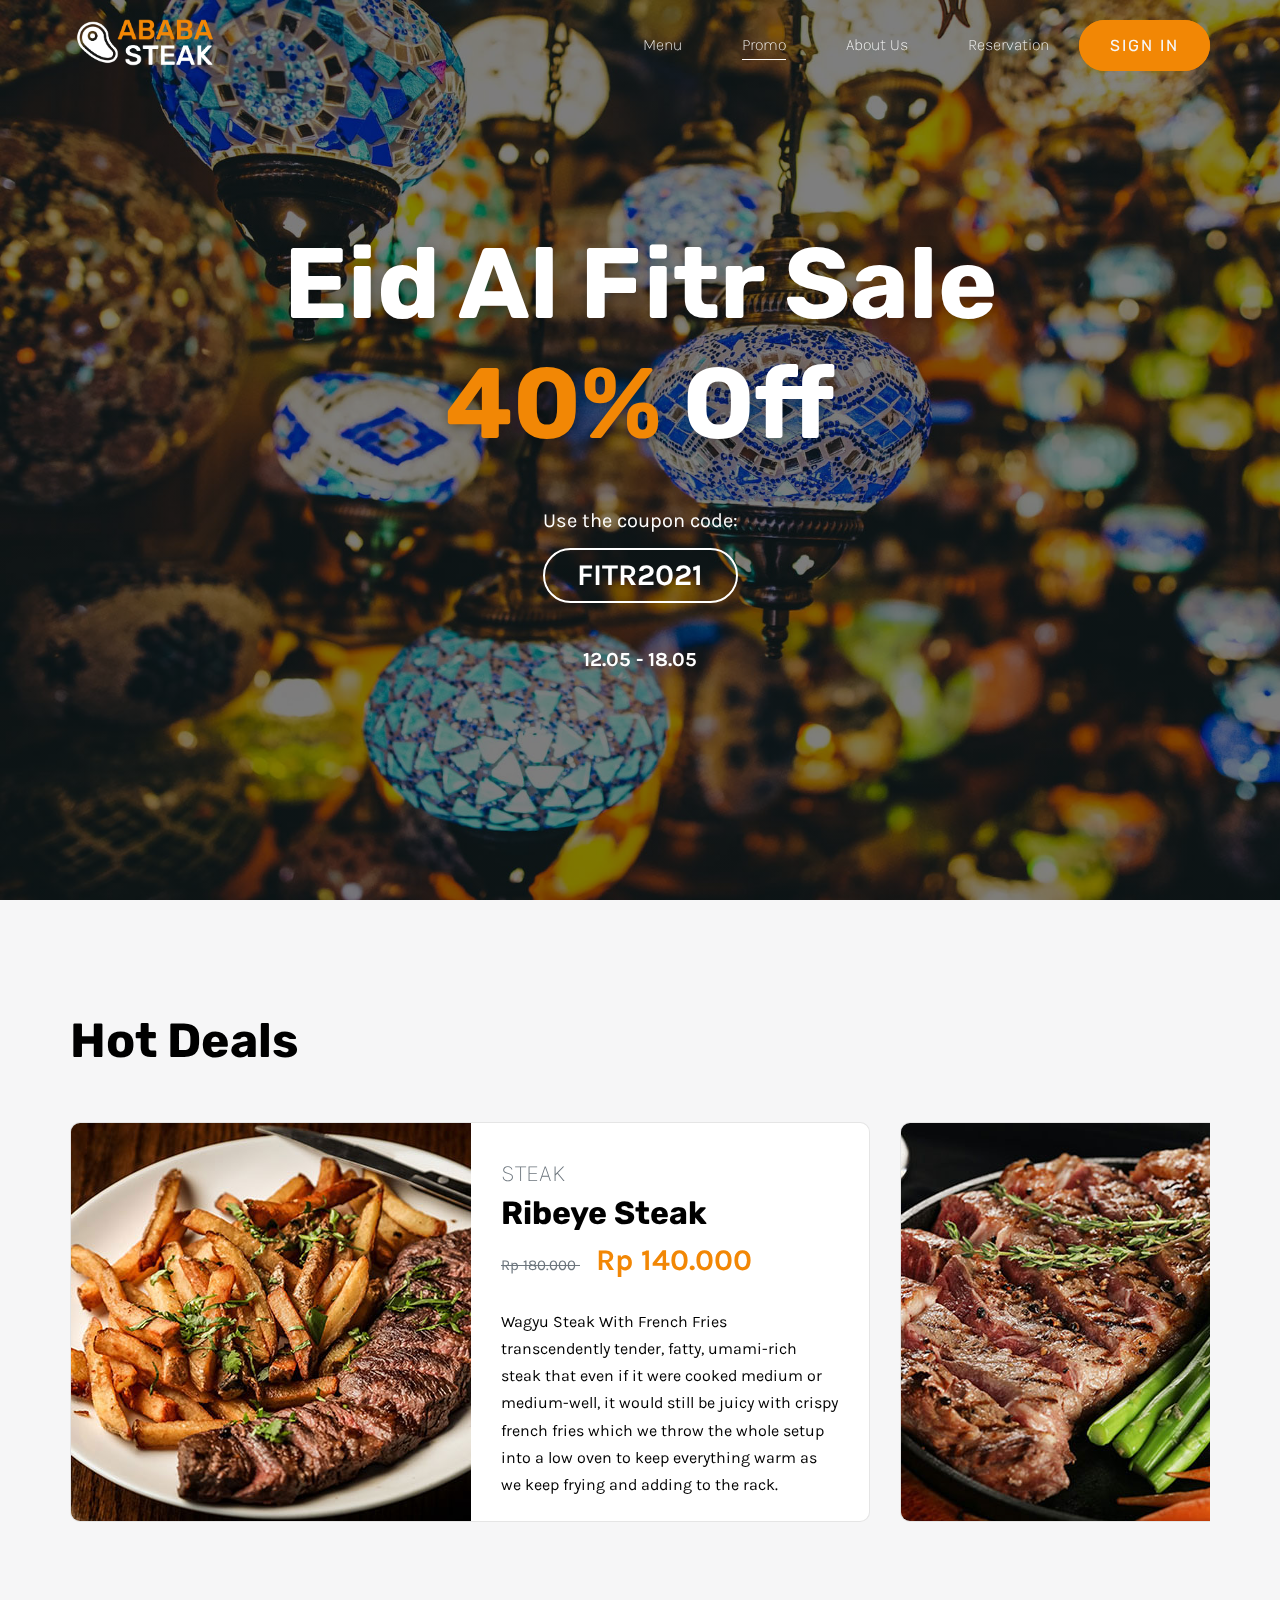
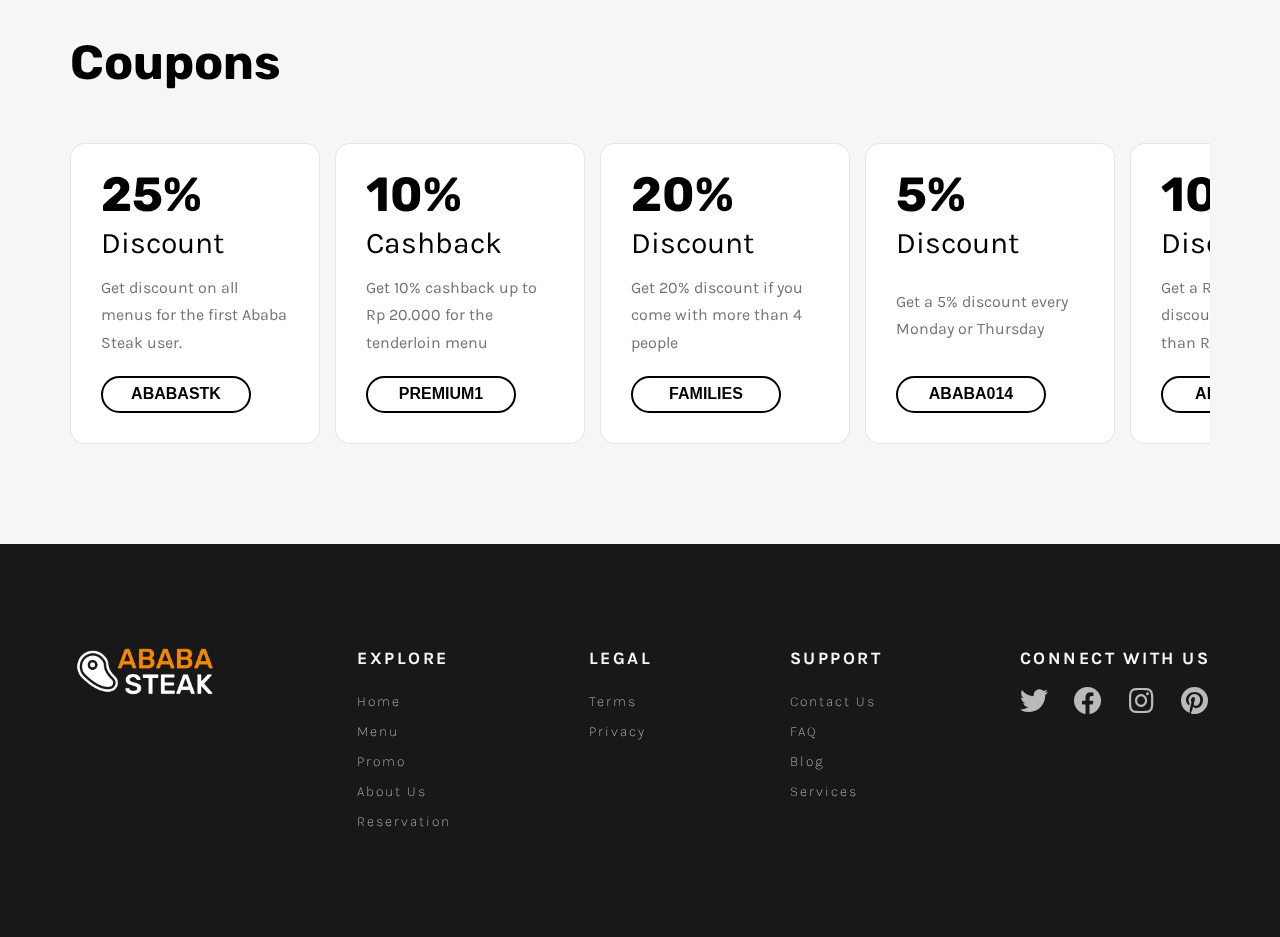
<file: promo.html>
<!DOCTYPE html>
<html lang="en">

<head>
  <meta charset="UTF-8">
  <meta http-equiv="X-UA-Compatible" content="IE=edge">
  <link rel="icon" href="./assets/images/icon.png" type="image/png">

  <meta name="viewport" content="width=device-width, initial-scale=1.0">
  <link defer rel="stylesheet" href="./assets/fontawesome/css/all.min.css">
  <link rel="stylesheet" href="./css/main.css">

  <title>Ababa Steak | Promo</title>
</head>

<body>
  <nav class="navigation">
    <div class="container d-flex justify-content-space-between align-items-center">
      <div class="navigation__brand">
        <a href="index.html">
          <img id="logo_img" src="./assets/images/logo.png" alt="ababa steak logo">
          <img id="logo_img-mobile" src="./assets/images/logo-black.png">
        </a>
      </div>
      <div class="d-flex align-items-center">
        <ul class="navigation__menu">
          <li><a href="menu.html">Menu</a></li>
          <li><a href="promo.html" class="current">Promo</a></li>
          <li><a href="about.html">About Us</a></li>
          <li><a href="reservation.html">Reservation</a></li>
        </ul>
        <div class="navigation__action">
          <a href="#" class="btn btn-primary box-shadow-sm">
            Sign In
          </a>
        </div>
        <div class="navigation__expand">
          <button id="navbar-toggle">
            <i class="fas fa-bars"></i>
          </button>
        </div>
      </div>
    </div>
    <div class="container">
      <ul class="navigation__menu-expand">
        <li><a href="menu.html">Menu</a></li>
        <li><a href="promo.html" class="current">Promo</a></li>
        <li><a href="about.html">About Us</a></li>
        <li><a href="reservation.html">Reservation</a></li>
      </ul>
    </div>
  </nav>
  <div class="promo-header">
    <div class="container promo-header__content">
      <h1 class="promo-header__title text-center text-shadow-sm">
        Eid Al Fitr Sale<br>
        <span class="color-primary">
          40%
        </span> Off
      </h1>
      <div class="promo-header__coupon">
        <p>Use the coupon code:</p>
        <div class="promo-header__coupon-code">
          <span>
            FITR2021
          </span>
        </div>
      </div>
      <div class="promo-header__coupon-duration">
        12.05 - 18.05
      </div>
    </div>
  </div>
  <div class="section">
    <div class="container">
      <h2 class="title">Hot Deals</h2>
      <div class="position-relative wrapper">

        <div id="dealSliderWrapper" class="slider-wrapper">
          <div class="d-flex">
            <div class="deal mleft-0">
              <div class="deal__img">
                <img src="./assets/images/deal-1.jpg" alt="ribeye steak">
              </div>
              <div class="deal__content">
                <h5 class="deal__category">STEAK</h5>
                <h4 class="deal__title">
                  Ribeye Steak
                </h4>
                <h4 class="deal__price">
                  <s>
                    Rp 180.000
                  </s>
                  &nbsp;
                  <span>
                    Rp 140.000
                  </span>
                </h4>
                <p class="deal__description">
                  Wagyu Steak With French Fries
                  transcendently tender, fatty, umami-rich steak that even if
                  it were cooked medium or medium-well, it would still be juicy
                  with crispy french fries which we throw the whole setup into a
                  low oven to keep everything warm as we keep frying and adding to
                  the rack.
                </p>
              </div>
            </div>
            <div class="deal">
              <div class="deal__img">
                <img src="./assets/images/deal-2.jpg" alt="tenderloin steak">
              </div>
              <div class="deal__content">
                <h5 class="deal__category">STEAK</h5>
                <h4 class="deal__title">
                  Tenderloin Steak
                </h4>
                <h4 class="deal__price">
                  <s>
                    Rp 200.000
                  </s>
                  &nbsp;
                  <span>
                    Rp 180.000
                  </span>
                </h4>
                <p class="deal__description">
                  Well done cooked meat tenderloin steak
                  this steak is charred on the outside with and are greyish-brown
                  all through with no sign of pink. They're cooked on a slow heat
                  to keep from toughening.
                </p>
              </div>
            </div>
            <div class="deal mright-0">
              <div class="deal__img">
                <img src="./assets/images/deal-3.jpg" alt="sirloin steak">
              </div>
              <div class="deal__content">
                <h5 class="deal__category">STEAK</h5>
                <h4 class="deal__title">
                  Sirloin Steak
                </h4>
                <h4 class="deal__price">
                  <s>
                    Rp 160.000
                  </s>
                  &nbsp;
                  <span>
                    Rp 125.000
                  </span>
                </h4>
                <p class="deal__description">
                  Sirloin medium rare with potato
                  Green and red bell pepper strips add bright flavor and crunch
                  to Sirloin steak cooked medium rare with fresh vegetables and
                  mashed potato.
                </p>
              </div>
            </div>
          </div>
        </div>
        <button id="dealSliderWrapperLeft" class=" slider-prev">
          <i class="fas fa-chevron-left"></i>
        </button>
        <button id="dealSliderWrapperRight" class="slider-next">
          <i class="fas fa-chevron-right"></i>
        </button>
      </div>
    </div>
  </div>

  <div class="section ptop-0">
    <div class="container">
      <h2 class="title">Coupons</h2>
      <div class="position-relative wrapper">
        <div id="couponSliderWrapper" class="slider-wrapper">
          <div class="d-flex">
            <div class="coupon mleft-0">
              <h2 class="coupon__percent">
                25% <br>
                <span>Discount</span>
              </h2>
              <p class="coupon__description">
                Get discount on all menus for the first Ababa Steak user.
              </p>
              <button class="coupon__code">
                <span>
                  ABABASTK
                </span>
              </button>
            </div>
            <div class="coupon">
              <h2 class="coupon__percent">
                10% <br>
                <span>Cashback</span>
              </h2>
              <p class="coupon__description">
                Get 10% cashback up to Rp 20.000 for the tenderloin menu
              </p>
              <button class="coupon__code">
                <span>
                  PREMIUM1
                </span>
              </button>
            </div>
            <div class="coupon">
              <h2 class="coupon__percent">
                20% <br>
                <span>Discount</span>
              </h2>
              <p class="coupon__description">
                Get 20% discount if you come with more than 4 people
              </p>
              <button class="coupon__code">
                <span>
                  FAMILIES
                </span>
              </button>
            </div>
            <div class="coupon">
              <h2 class="coupon__percent">
                5% <br>
                <span>Discount</span>
              </h2>
              <p class="coupon__description">
                Get a 5% discount every Monday or Thursday
              </p>
              <button class="coupon__code">
                <span>
                  ABABA014
                </span>
              </button>
            </div>
            <div class="coupon">
              <h2 class="coupon__percent">
                100k <br>
                <span>Discount</span>
              </h2>
              <p class="coupon__description">
                Get a Rp 100.000 discount if ordering more than Rp 1.000.000
              </p>
              <button class="coupon__code">
                <span>
                  ABB1000K
                </span>
              </button>
            </div>
            <div class="coupon mright-0">
              <h2 class="coupon__percent">
                10% <br>
                <span>Cashback</span>
              </h2>
              <p class="coupon__description">
                Get 10% cashback up to Rp 50.000 when breaking the fast
              </p>
              <button class="coupon__code">
                <span>
                  RAMADAN1
                </span>
              </button>
            </div>
          </div>
        </div>
        <button id="couponSliderWrapperLeft" class="slider-prev">
          <i class="fas fa-chevron-left"></i>
        </button>
        <button id="couponSliderWrapperRight" class="slider-next">
          <i class="fas fa-chevron-right"></i>
        </button>
      </div>
    </div>

  </div>

  <footer class="section section-footer">
    <div class="container d-flex footer justify-content-space-between">
      <div class="footer__brand">
        <img class="" src="./assets/images/logo.png" alt="ababa steak logo">
      </div>
      <div>
        <h6 class="footer__title color-light">
          Explore
        </h6>
        <ul class="footer__link">
          <li><a href="index.html">Home</a></li>
          <li><a href="menu.html">Menu</a></li>
          <li><a href="promo.html">Promo</a></li>
          <li><a href="about.html">About Us</a></li>
          <li><a href="reservation.html">Reservation</a></li>
        </ul>
      </div>
      <div>
        <h6 class="footer__title color-light">
          Legal
        </h6>
        <ul class="footer__link">
          <li><a href="#">Terms</a></li>
          <li><a href="#">Privacy</a></li>
        </ul>
      </div>
      <div>
        <h6 class="footer__title color-light">
          Support
        </h6>
        <ul class="footer__link">
          <li><a href="#">Contact Us</a></li>
          <li><a href="#">FAQ</a></li>
          <li><a href="#">Blog</a></li>
          <li><a href="#">Services</a></li>
        </ul>
      </div>
      <div>
        <h6 class="footer__title color-light">
          Connect with us
        </h6>
        <ul class="footer__link d-flex justify-content-space-between align-items-center">
          <li>
            <a target="_blank" href="https://www.twitter.com"><i class="fab fa-2x fa-twitter"></i></a>
          </li>
          <li><a target="_blank" href="https://www.facebook.com"><i class="fab fa-2x fa-facebook"></i></a></li>
          <li><a target="_blank" href="https://www.instagram.com"><i class="fab fa-2x fa-instagram"></i></a></li>
          <li><a target="_blank" href="https://www.pinterest.com"><i class="fab fa-2x fa-pinterest"></i></a></li>
        </ul>
      </div>
    </div>
  </footer>
</body>
<script src="./assets/jquery/jquery.js"></script>
<script src="./js/promo.js"></script>
<script src="./js/navbar.js"></script>
<script src="./js/slideshow.js"></script>
<script src="./js/dropdown.js"></script>

</html>
</file>
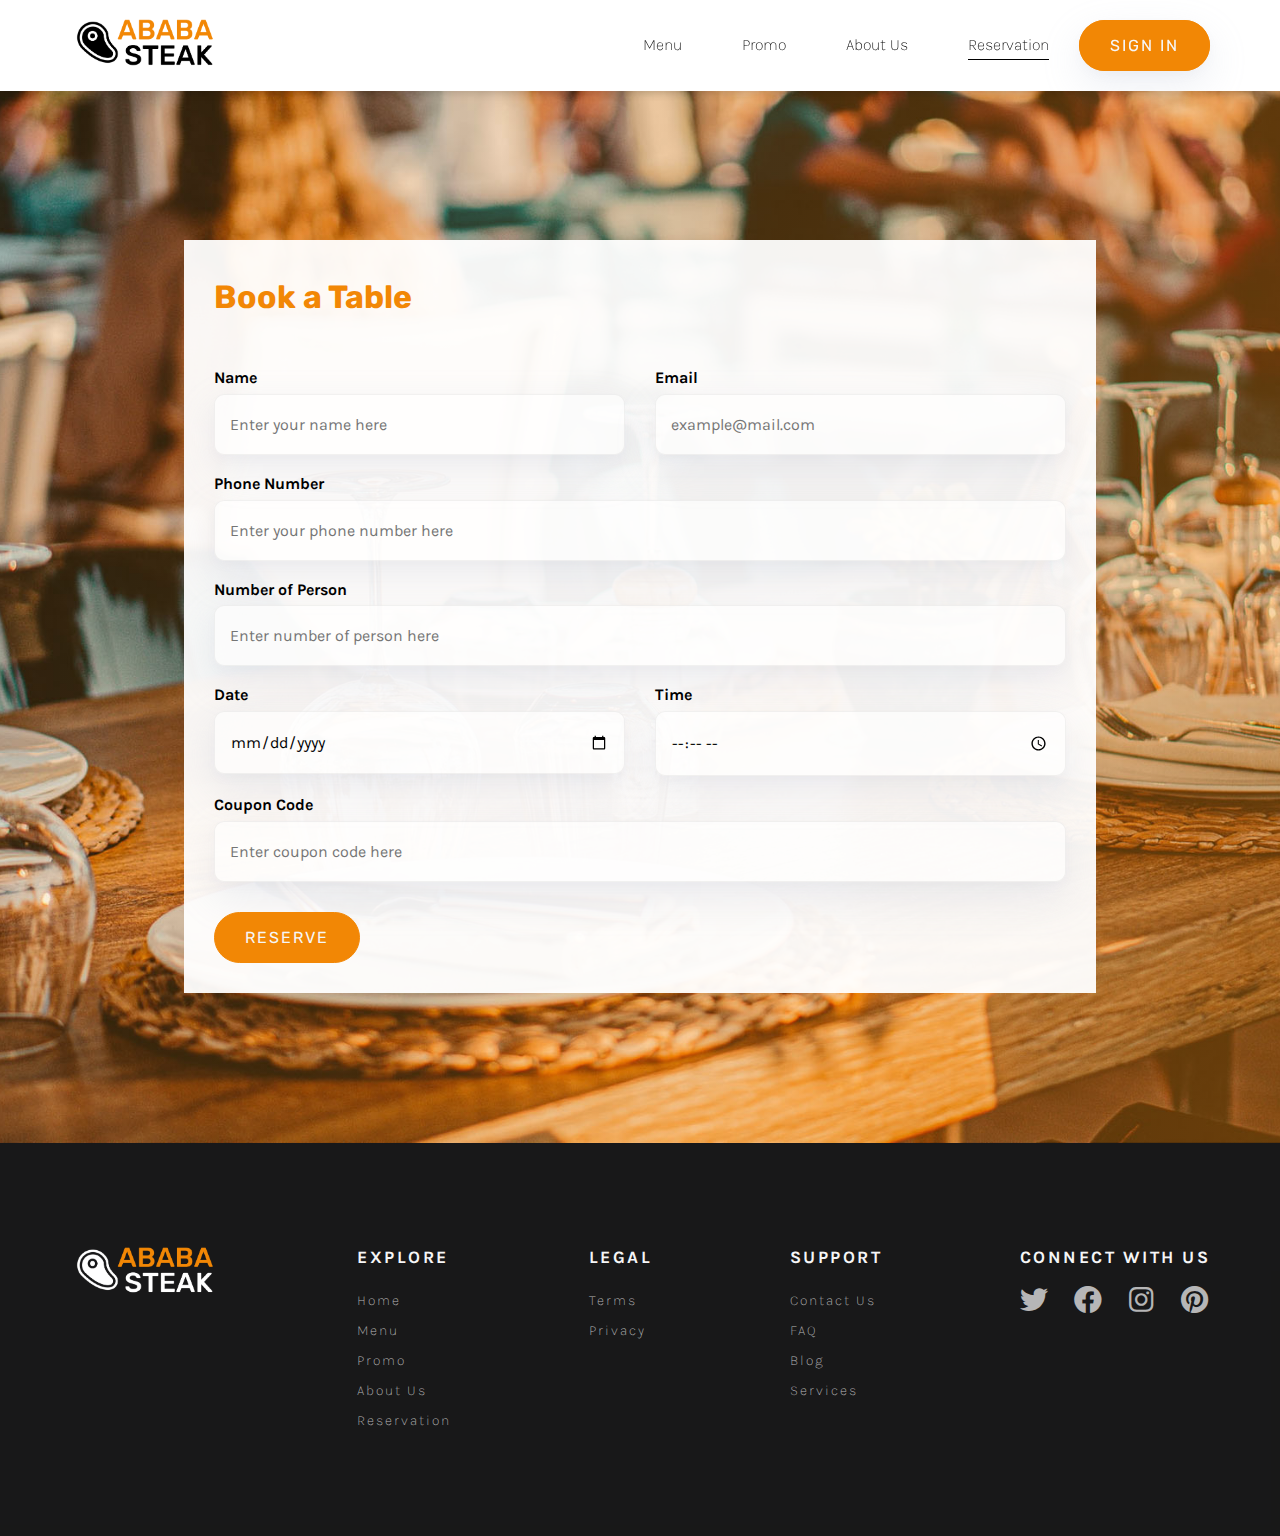
<file: reservation.html>
<!DOCTYPE html>
<html lang="en">

<head>
  <meta charset="UTF-8">
  <meta http-equiv="X-UA-Compatible" content="IE=edge">
  <meta name="viewport" content="width=device-width, initial-scale=1.0">
  <link defer rel="stylesheet" href="./assets/fontawesome/css/all.min.css">
  <link rel="stylesheet" href="./css/main.css">
  <link rel="icon" href="./assets/images/icon.png" type="image/png">


  <title>Ababa Steak | Menu</title>
</head>

<body>
  <nav class="navigation-black">
    <div class="container d-flex justify-content-space-between align-items-center">
      <div class="navigation-black__brand">
        <a href="index.html">
          <img src="./assets/images/logo-black.png" alt="logo">
        </a>
      </div>
      <div class="d-flex align-items-center">
        <ul class="navigation-black__menu">
          <li><a href="menu.html">Menu</a></li>
          <li><a href="promo.html">Promo</a></li>
          <li><a href="about.html">About Us</a></li>
          <li><a class="current" href="reservation.html">Reservation</a></li>
        </ul>
        <div class="navigation-black__action">
          <a href="#" class="btn btn-primary box-shadow-sm">
            Sign In
          </a>
        </div>
        <div class="navigation__expand">
          <button id="navbar-toggle">
            <i class="fas fa-bars"></i>
          </button>
        </div>
      </div>
    </div>
    <div class="container">
      <ul class="navigation__menu-expand">
        <li><a href="menu.html">Menu</a></li>
        <li><a href="promo.html">Promo</a></li>
        <li><a href="about.html">About Us</a></li>
        <li><a class="current" href="reservation.html">Reservation</a></li>
      </ul>
    </div>
  </nav>
  <div class="nav-offset"></div>
  <div class="reservation-header">
    <div class="container">
      <form id="reserveForm" name="reserve" action="" class="reserve" novalidate>
        <h4 class="title color-primary">Book a Table</h4>

        <div class="form-group-two">
          <div class="form-group">
            <label class="form-label" for="name">Name</label>
            <input id="name" type="text" class="form-input" name="name" placeholder="Enter your name here">
          </div>
          <div class="form-group">
            <label class="form-label" for="email">Email</label>
            <input id="email" type="email" class="form-input" name="email" placeholder="example@mail.com">
          </div>
        </div>
        <div class="form-group">
          <label class="form-label" for="phone_number">Phone Number</label>
          <input id="phone_number" type="tel" class="form-input" name="phone_number"
            placeholder="Enter your phone number here ">
        </div>
        <div class="form-group">
          <label class="form-label" for="number_person">Number of Person</label>
          <input id="number_person" type="number" class="form-input" name="number_person"
            placeholder="Enter number of person here" min="1" max="12">
        </div>
        <div class="form-group-two">
          <div class="form-group">
            <label class="form-label" for="date">Date</label>
            <input id="date" type="date" class="form-input" name="date">
          </div>
          <div class="form-group">
            <label class="form-label" for="time">Time</label>
            <input id="time" type="time" class="form-input" name="time">
          </div>
        </div>
        <div class="form-group">
          <label class="form-label" for="coupon">Coupon Code</label>
          <input id="coupon" type="text" class="form-input" placeholder="Enter coupon code here" name="coupon">
        </div>
        <button class="btn btn-primary" type="submit">
          Reserve
        </button>
      </form>
    </div>
  </div>


  <footer class="section section-footer">
    <div class="container d-flex footer justify-content-space-between">
      <div class="footer__brand">
        <img class="" src="./assets/images/logo.png" alt="ababa steak logo">
      </div>
      <div>
        <h6 class="footer__title color-light">
          Explore
        </h6>
        <ul class="footer__link">
          <li><a href="index.html">Home</a></li>
          <li><a href="menu.html">Menu</a></li>
          <li><a href="promo.html">Promo</a></li>
          <li><a href="about.html">About Us</a></li>
          <li><a href="reservation.html">Reservation</a></li>
        </ul>
      </div>
      <div>
        <h6 class="footer__title color-light">
          Legal
        </h6>
        <ul class="footer__link">
          <li><a href="#">Terms</a></li>
          <li><a href="#">Privacy</a></li>
        </ul>
      </div>
      <div>
        <h6 class="footer__title color-light">
          Support
        </h6>
        <ul class="footer__link">
          <li><a href="#">Contact Us</a></li>
          <li><a href="#">FAQ</a></li>
          <li><a href="#">Blog</a></li>
          <li><a href="#">Services</a></li>
        </ul>
      </div>
      <div>
        <h6 class="footer__title color-light">
          Connect with us
        </h6>
        <ul class="footer__link d-flex justify-content-space-between align-items-center">
          <li>
            <a target="_blank" href="https://www.twitter.com"><i class="fab fa-2x fa-twitter"></i></a>
          </li>
          <li><a target="_blank" href="https://www.facebook.com"><i class="fab fa-2x fa-facebook"></i></a></li>
          <li><a target="_blank" href="https://www.instagram.com"><i class="fab fa-2x fa-instagram"></i></a></li>
          <li><a target="_blank" href="https://www.pinterest.com"><i class="fab fa-2x fa-pinterest"></i></a></li>
        </ul>
      </div>
    </div>
  </footer>
</body>
<script src="./assets/jquery/jquery.js"></script>
<script src="./js/reserve.js"></script>
<script src="./js/navbar.js"></script>

</html>
</file>
<file: css/main.css>
@import "abstracts/variables.css";

@import "base/base.css";
@import "base/typography.css";
@import "base/utilities.css";

@import "components/navigation.css";
@import "components/navigation_black.css";
@import "components/button.css";
@import "components/card.css";
@import "components/review.css";
@import "components/form.css";
@import "components/book.css";
@import "components/slider.css";
@import "components/slideshow.css";
@import "components/product.css";
@import "components/pagination.css";
@import "components/dropdown.css";
@import "components/deal.css";
@import "components/coupon.css";
@import "components/history.css";
@import "components/reserve.css";

@import "layouts/layout.css";
@import "layouts/homepage.css";
@import "layouts/promo.css";
@import "layouts/about.css";
@import "layouts/reservation.css";
@import "layouts/responsive.css";


/* 
  !TODO favicon
*/
</file>
<file: css/components/book.css>
.book {
  width: 100%;
  box-shadow: 0 5px 10px rgba(154, 160, 185, 0.05),
  0 15px 40px rgba(166, 173, 201, 0.2);

  background-image: linear-gradient(to right,
    rgba(255,255,255, 0.95) 0%,
    rgba(255,255,255, 0.95) 50%, transparent 50% ),
  url(../../assets/images/reserve-form-backgorund.jpg);
  background-size: cover;
  background-position: center center;
}

.book__left {
  width: 50%;
  height: 100%;
  padding: 6rem;
}

.book__form input {
  width: 100%;
}
</file>
<file: css/components/button.css>
.btn {
  border-radius: 5rem;
  cursor: pointer;
  font-size: 1.6rem;
  padding: 1.5rem 3rem;
  text-transform: uppercase;
  letter-spacing: 2px;
  font-family: "Rubik";
  transition: all ease-in-out .2s;
  border: 1px solid var(--primary);
}

button {
  outline: none;
  border: none;
}

a.btn {
  outline: none;
  text-decoration: none;
}


.btn:hover,
.btn:focus {
  background-color: var(--light);
  border: 1px solid rgba(0, 0, 0, 0.09);
  box-shadow: 0px 3px 15px rgba(0, 0, 0, 0.1);
}

.btn:active {
  box-shadow: none;
}

.btn-primary {
  background-color: var(--primary);
  color: var(--light);
}

.btn-primary:hover,
.btn-primary:focus {
  color: black;
}

button[type="submit"] {
  margin-top: 1.5rem;
}
</file>
<file: css/components/card.css>
.card {
  border-radius: 3rem;
  padding: 3rem 4rem;
  transition: all ease-in-out .2s;
  display: flex;
  flex-direction: column;  
  flex-basis: calc(33.33% - 3rem);
  align-content: center;
}

.card:hover {
  box-shadow: 32px 32px 46px -8px rgba(0, 0, 0, 0.09);
  -webkit-box-shadow: 32px 32px 46px -8px rgba(0, 0, 0, 0.09);
  -moz-box-shadow: 32px 32px 46px -8px rgba(0, 0, 0, 0.09);
  /* transform: scale3d(1.02, 1.02, 1.02); */
}

.card__image {
  width: 100%;
  overflow: hidden;
  margin-bottom: 3rem;
  text-align: center;
}

.card__image > img {
  width: 80%;
}

.card__content {
  text-align: center;
}

.card__content > .card__title {
  font-family: "Rubik";
  margin-bottom: 1rem;
  line-height: 4rem;
}

.card__content > .card__text {
  font-size: 1.5rem;
  line-height: 1.4;
}
</file>
<file: css/components/coupon.css>
.coupon {
  border-radius: 1.5rem;
  background-color: white;
  padding: 3rem;
  border: 1px solid rgba(0, 0, 0, .1);
  width: 25rem;
  margin-right: 1.5rem;
  display: flex;
  flex-direction: column;
  justify-content: space-between;
}


.coupon__percent {
  font-family: "Rubik";
  line-height: 4.2rem;
  font-weight: bolder;
}

.coupon__percent > span {
  font-family: "Karla";
  font-size: 3rem;
  font-weight: lighter;
}

.coupon__description {
  color: var(--light-grey);
  margin-top: 1rem;
}

.coupon__code {
  background: none;
  margin-top: 2rem;
  font-size: 1.6rem;
  font-weight: bold;
  width: 15rem;
  text-align: center;
  border: 2px solid black;
  padding: .75rem 1.25rem;
  border-radius: 2rem;
  cursor: pointer;
  transition: all .2s;
}

.coupon__code:hover,
.promo-header__coupon-code:hover {
  background-color: var(--primary);
  color: var(--light);
  border: 2px solid var(--primary);
}

.coupon__code:hover span,
.promo-header__coupon-code:hover span{
  display: none;
}

.coupon__code:focus {
  outline: none;
}

.coupon__code:hover::before, .promo-header__coupon-code:hover::before {
  content: "COPY CODE";
}
</file>
<file: css/components/deal.css>
.deal {
  overflow: hidden;
  border-radius: 1rem;
  background-color: white;
  width: 80rem;
  height: 40rem;
  border: 1px solid rgba(0, 0, 0, .1);
  display: flex;
  margin: 0 1.5rem;
}

.deal__img {
  flex: 1 0 40rem;
  height: 40rem;
  overflow: hidden;
}

.deal__img > img{
  width: 100%; 
  transition: all .3s;
}

.deal__img:hover > img{
  transform: scale(1.1);
}

.deal__content {
  padding: 1rem;
  flex-grow: 1;
}

.deal__content {
  padding: 3rem;
}


.deal__content>.deal__category {
  color: var(--light-grey);
  font-weight: 100;
}

.deal__content>.deal__title {
  text-transform: capitalize;
  font-family: "Rubik";
  line-height: 4rem;
}


.deal__price > s {
  font-size: 1.5rem;
  color: var(--light-grey);
  font-weight: lighter;  
}

.deal__price > span {
  color: var(--primary);
  font-size: 3rem;
}
.deal__content>p.deal__description {
  margin-top: 2rem;
  font-size: 1.6rem;
}
</file>
<file: css/components/dropdown.css>
.dropdown {
  display: none;
  position: absolute;
  top: 4rem;
  right: 0rem;
  min-width: 12rem;
  z-index: 1;
  background-color: white;
  border-radius: .5rem;
  box-shadow: 0 5px 10px rgba(154, 160, 185, 0.05),
  0 15px 40px rgba(166, 173, 201, 0.2);
}

a.dropdown__option {
  display: block;
  padding: 1.2rem 1.5rem;
  text-decoration: none;
  color: black;
  font-size: 1.4rem;
}

.dropdown>a.dropdown__selected {
  border-left: 3px solid var(--primary);
}

.dropdown > a.dropdown__option:hover {
  background-color: rgba(224, 224, 224, 0.349);
  /* line-height: none; */
  /* right: 100px; */
}

.dropdown__action {
  font-size: 1.6rem;
  font-weight: bold;
  color: var(--light-grey);
}

.dropdown__selected {
  color: var(--primary);
  font-weight: bold;
}

.dropdown__button {
  font-size: 1.6rem;
  background-color: transparent;
  border: none;
  outline: none;
  cursor: pointer;
}

.dropdown__button>i.dropdown__icon {
  margin-left: 10px;
  color: var(--primary);
}

.dropdown__show {
  display: block;
}
</file>
<file: css/components/form.css>
.form-group {
  margin-bottom: 1.5rem;
}

.form-group-two {
  margin: 0 -1.5rem;
  display: flex;
  margin-bottom: 1.5rem;
}

.form-group-two .form-group {
  width: 50%;
  margin: 0 1.5rem;
}



.form-input {
  font-size: 1.6rem;
  font-family: inherit;
  color: inherit;
  border: none;
  /* border: 1px so;/ */
  border: 1px solid rgba(0,0,0,.05);

  padding: 2rem 1.5rem;
  background-color: rgba(255,255,255, 0.6);
  display: block;
  border-radius: 1rem; 
  box-shadow: 0 5px 10px rgba(154, 160, 185, 0.04),
  0 15px 40px rgba(166, 173, 201, 0.2);
  transition: all .2s;
}

.form-input:focus {
  background-color: rgb(245, 245, 245);
  outline: none;
}

input.success {
  border: 1px solid var(--success);
} 

input.error {
  border: 1px solid var(--danger);
}

.form-group > small {
  font-size: 1.4rem;
  color: var(--danger);
  font-weight: bold;
  /* color: red; */
}

.form-label {
  font-size: 1.6rem;
  font-weight: 700;
  margin-bottom: .25rem;
  display: block;
  transition: all 0.3s;
}
</file>
<file: css/components/history.css>
.history {
  display: flex;
  flex-flow: column nowrap;
}

.history__card {
  width: 100%;
  display: flex;
  background-color: white;
  margin-bottom: 3rem;
}

.history__card > .history__card-content  {
  flex-basis: 45%;
  padding: 3rem;
}

.history__card-content > h3{
  line-height: 4rem;
  margin-bottom: 2rem;
}

.history__card > .history__card-image {
  flex-grow: 1;
  overflow: hidden;
}

.history__card-image > img {
  height: 100%;
  width: 100%;
  object-fit: cover;
  object-position: center center;
  filter: grayscale(.6) blur(1px);
  transform: scale(1.1);
  transition: all .2s ease-in;
}

.history__card:hover .history__card-image > img {
  filter: grayscale(0) blur(0);
  transform: scale(1);
}
</file>
<file: css/components/navigation_black.css>
.navigation-black {
  width: 100%;
  padding: 15px 0;
  position: fixed;
  z-index: 999;
  background-color: white;
  transition: all .2s ease-in-out;
  box-shadow: 0 4px 10px -4px rgba(0, 0, 0, 0.2);
}

.navigation-black__brand img {
  width: 15rem;
}

.navigation-black__menu {
  list-style-type: none;
  display: inline-flex;
}

.navigation-black__menu>li {
  padding: 0px 3rem;
}

.navigation-black__menu>li>a {
  text-decoration: none;
  color: black;
  font-size: 1.6rem;
  font-weight: lighter;
  display: inline-block;
}

.navigation-black__menu>li>a::after {
  content: '';
  display: block;
  width: 0;
  height: 1px;
  background: black;
  transition: width ease-out .3s;
  margin: auto;
}

.navigation-black__menu>li>a:hover::after {
  width: 100%;
}

.navigation-black__menu>li>a.current::after{
  width: 100%;
}


.navigation__expand {
  display: none;
  margin-left: 3rem;
  /* padding: 3rem; */
}

.navigation__expand i.fas {
  font-size: 4rem;
  color: black;
}

.navigation__menu-expand {
  list-style-type: none;
  display: none;
  flex-direction: column;
  align-items: center;
}

.navigation__menu-expand>li {
  padding: 3rem 0;
}

.navigation__menu-expand>li>a {
  text-decoration: none;
  color: white;
  font-size: 2.2rem;
  font-weight: lighter;
  display: inline-block;
}

.navigation__menu-expand>li>a::after {
  content: '';
  display: block;
  width: 0;
  height: 1px;
  background: black;
  transition: width ease-out .3s;
  margin: auto;
}

.navigation__menu-expand>li>a.invert::after {
  background: black;
}

.navigation__menu-expand>li>a:hover::after {
  width: 100%;
}

.navigation__menu-expand>li>a.current::after {
  width: 100%;
}
</file>
<file: css/components/navigation.css>
.navigation {
  width: 100%;
  padding: 15px 0;
  position: fixed;
  z-index: 999;
  transition: all .2s ease-in-out;
}

#logo_img-mobile {
  display: none;
}

button#navbar-toggle {
  background: none;
  cursor: pointer;
}

.navigation__brand  img {
  width: 15rem;
}

.navigation__menu {
  list-style-type: none;
  display: inline-flex;
}


.navigation__menu > li {
  padding: 0px 3rem;
}

.navigation__menu > li > a {
  text-decoration: none;
  color: white;
  font-size: 1.6rem;
  font-weight: lighter;
  display: inline-block;
}

.navigation__menu > li > a::after {
  content: '';
  display: block;
  width: 0;
  height: 1px;
  background: white;
  transition: width ease-out .3s;
  margin: auto;
}

.navigation__menu > li > a.invert::after {
  background: black;
}

.navigation__menu > li > a:hover::after {
  width: 100%;
}

.navigation__menu>li>a.current::after {
  width: 100%;
}

.nav-offset {
  padding-top: 9rem;
}

.navigation__expand {
  display: none;
  margin-left: 3rem;
  /* padding: 3rem; */
}

.navigation__expand i.fas{
  font-size: 4rem;
  color: black;
}

.navigation__menu-expand {
  list-style-type: none;
  display: none;
  flex-direction: column;
  align-items: center;
}

.navigation__menu-expand>li {
  padding: 3rem 0;
}

.navigation__menu-expand>li>a {
  text-decoration: none;
  color: white;
  font-size: 2.2rem;
  font-weight: lighter;
  display: inline-block;
}

.navigation__menu-expand>li>a::after {
  content: '';
  display: block;
  width: 0;
  height: 1px;
  background: black;
  transition: width ease-out .3s;
  margin: auto;
}

.navigation__menu-expand>li>a.invert::after {
  background: black;
}

.navigation__menu-expand>li>a:hover::after {
  width: 100%;
}

.navigation__menu-expand>li>a.current::after {
  width: 100%;
}
</file>
<file: css/components/pagination.css>
.pagination {
  margin-top: 6rem;
  /* padding: 5rem 0; */
  width: 100%;
  display: flex;
  justify-content: center;
}

button.pagination__number{
  margin: 0 .3rem;
  outline: none;
  border: none;
  cursor: pointer;
  width: 5rem;
  height: 5rem;
  border-radius: 50%;
  display: table-cell;
  text-align: center;
  font-weight: bold;
  vertical-align: center;
  background-color: white;
  border: 0.1px solid rgba(97, 97, 97, 0.15);
  transition: all .2s;
}

button.pagination__number:hover {
  background-color: rgba(224, 224, 224, 0.349)
}

div.pagination > button.current__page {
  background-color: var(--primary) !important;
  color: white;
  border: none;
}
</file>
<file: css/components/product.css>
.product-list {
  display: flex;
  flex-wrap: wrap;
}

.product {
  border-radius: 5px;
  width: 100%;
  overflow: hidden;
  margin: 1.5rem;
  background-color: white;

  flex-basis: calc(25% - 3rem);
  position: relative;
}

#featuredMenuSlider .product {
  width: 30rem;
}

.product__tag {
  position: absolute;
  border-radius: 10%;
  top: 1rem;
  right: 1rem;
  z-index: 2;
  text-transform: uppercase;
  font-size: 1.3rem;
  font-weight: bold;
  padding: .3rem .75rem;
}

.product__tag--hot {
  background-color: #de5215;
  color: white;
}
.product__tag--fresh {
  background-color: #82de15;
  color: rgb(255, 255, 255);
}

.product__content {
  padding: 1.5rem;
}

#featuredMenuSlider .product__content {
  padding: 2rem;
}

.product__content > .product__category {
  color: var(--light-grey);
  font-weight: 100;
}

.product__content > .product__title {
  text-transform: capitalize ;
  font-family: "Rubik";
  line-height: 2.5rem;  
}

.product__content > .product__price {
  color: var(--primary);
}

.product__content > p.product__description {
  margin-top: 1rem;
  /* font-size: 1.4rem; */
}

.product__img {
  
  overflow: hidden;
  height: 250px;
}

.product__img > img {
  height: 100%;
  width: 100%;
  object-fit: cover;
  object-position: center center;

  transition: all .3s;
}

#featuredMenuSlider .product__img {
  height: 27.5rem;
}



#featuredMenuSlider .product__img  > img{
  width: 100%;
}


.product__img > img:hover {
  transform: scale(1.1);
}
</file>
<file: css/components/reserve.css>
.reserve  {
  padding: 3rem;
  background-color: rgba(255, 255, 255, .95);
  margin: auto;
  width: 80%;
}

.reserve input {
  width: 100%;
}
</file>
<file: css/components/review.css>
.review {
  margin: 1.5rem;
  background-color: rgba(255, 255, 255, 0.6);

  border-radius: 1.5rem;
  box-shadow: 
  0  5px 10px rgba(154,160,185,0.05),
  0 15px 40px rgba(166,173,201,0.2);

  padding: 3rem;
  font-size: 1.8rem;
  display: flex;
  flex-direction: column;
  /* align-items: center; */
  justify-content: space-between;
  flex-basis: calc(33.333% - 3rem);
  /* flex: 1 1 calc(33.333% - 3rem); */
  transition: all .3s;
}

.review:hover {
  background-color: var(--primary);
  color: var(--light);
}


.review__profile {
  margin-top: 4rem;
  display: flex;
  align-items: center;
}

.review__profile > figure {
  width: 5rem;
  height: 5rem;
  overflow: hidden;
  border-radius: 50%;
  margin-right: 2rem;
}

.review__profile > figure > img {
  width: 100%;
}
</file>
<file: css/components/slider.css>
.slider-wrapper {
  overflow-x: auto !important;
  -ms-overflow-style: none;
  scrollbar-width: none;
  display: flex;
}

.slider-wrapper::-webkit-scrollbar {
  display: none;
}

.slider-prev, .slider-next {
  position: absolute;
  opacity: 0;
  background: none;
  border: none;

  display: table-cell;
  text-align: center;
  font-weight: bold;
  vertical-align: center;
  cursor: pointer;
  font-size: 3rem;
  padding: 0;
  color: #808a92;
  mix-blend-mode: difference;
  transition: all .3s;
}

.slider-prev:focus, .slider-next:focus {
  outline: none;
}

.slider-prev:hover, .slider-next:hover {
  color: white;
}

.wrapper:hover > button{
  opacity: 1;
  padding: 1.5rem;

}

.slider-prev {
  top: 50%;
  transform: translateY(-50%);
}

.slider-next {
  top: 50%;
  right: 0;
  transform: translateY(-50%);
}
</file>
<file: css/components/slideshow.css>
#slide-img1 {
  background-image: url("../../assets/images/slide1.jpg");
}
#slide-img2 {
  background-image: url("../../assets/images/slide2.jpg");
}
#slide-img3 {
  background-image: url("../../assets/images/slide3.jpg");
}

#slideshow-wrapper {
  margin: 1.5rem 0;
  width: 100%;
  height: 60vh;
  position: relative;
  overflow: hidden;
  border-radius: 10px;
  /* transition: all .3s; */
}


div#slideshow > div {
  width: 128rem;
  height: 60vh;
  background-position: center;
  background-size: cover;
  float: left;
}
</file>
<file: css/layouts/about.css>
.about-header {
  width: 100%;
  background: linear-gradient(0deg,
    rgba(0, 0, 0, .5),
    rgba(0, 0, 0, .5)),
  url("../../assets/images/about-background.jpg");
  background-repeat: no-repeat;
  background-size: cover;
  background-position: center center;
}
</file>
<file: css/layouts/homepage.css>
.homepage-header {
  width: 100%;
  height: 100vh;
  background-image: url("../../assets/images/header-background.jpg");
  background-size: cover;
}

.section-menu {
  background-image: linear-gradient(to right bottom,
      rgb(0, 0, 0, 0.2),
      rgba(0, 0, 0, 0.7)),
    url("../../assets/images/featured-menu-background.jpg");
  background-size: cover;
  background-position: center center;
  background-attachment: fixed;
  /* background-color: #ffd0909c; */
}

.section__title {
  margin-bottom: 5rem;
}

.section__title>.subtitle {
  margin-top: -4rem;
}

.section-book {
  background-image: linear-gradient(to right bottom, #F29F05, #F28705);
}

.section__action>button {
  font-size: 1.4rem;
  padding: 0;
  padding: 1.4rem 1.5625rem;
  line-height: 0;
  margin-left: 5px;
}

.section__title--inline {
  margin-bottom: 4rem;
}

.section__title--inline .title {
  margin-bottom: -5px;
}

.section-reviews .section__title>.title {
  line-height: 5.5rem;
}
</file>
<file: css/layouts/layout.css>
.section {
  padding-top: 10rem;
  padding-bottom: 10rem;
}

.section-footer {
  background-color: rgba(0,0,0, 0.9);
}

.footer__brand > img {
  width: 15rem;
}

.footer__title {
  font-size: 1.75em;

  font-weight: bold;
  letter-spacing: .25rem;
  text-transform: uppercase;
  margin-bottom: .75em;
}

.footer__link {
  list-style-type: none;
}

.footer__link > li > a {
  font-size: 1.4em;
  font-weight: lighter;
  color: rgba(255,255,255, 0.7);
  letter-spacing: .2rem;
  text-decoration: none;
  line-height: 3rem;
  transition: all .3s;
  /* margin-bottom: 1rem; */
  /* color: var(--light); */
}

.footer__link > li > a:hover {
  color: rgba(255, 255, 255, .4)
}

hr.title-border {
  border: 3px solid var(--primary);
  background-color: var(--primary);
  width: 7.5rem;
  border-radius: 5px;
}
</file>
<file: css/layouts/promo.css>
.promo-header {
  background: linear-gradient(0deg, 
  rgba(0, 0, 0, .5),
  rgba(0, 0, 0, .5)), 
  url("../../assets/images/promo-backgorund.jpg");
  width: 100%;
  height: 100vh;
  background-size: cover;
}

.promo-header__content {
  display: flex;
  flex-direction: column;
  color: white;
  height: 100%;
  align-items: center;
  justify-content: center;
}

.promo-header__title {
  color: white;
  font-family: "Rubik";
  font-size: 10rem;
  font-weight: bold;
  line-height: 12rem;
}

.promo-header__coupon {
  margin-top: 4rem;
  margin-bottom: 4rem;
  text-align: center; 
}

.promo-header__coupon > p {
  font-size: 2rem;
  margin-bottom: 1rem;
}

.promo-header__coupon-code {
  font-size: 3rem;
  text-transform: uppercase;
  font-weight: bold;
  border: 2px solid white;
  padding: 0rem 1.5rem;
  border-radius: 5rem;
  cursor: pointer;
  transition: all .2s;
}
.promo-header__coupon-duration {
  font-weight: bold;
  font-size: 2rem;
}
</file>
<file: css/layouts/reservation.css>
.reservation-header {
  width: 100%;
  background: linear-gradient(105deg, #f29f0517, #f2870561),
  url(../../assets/images/reservation-background.jpg);
  background-size: cover;
  background-position: center;
  padding: 15rem 0;
}
</file>
<file: css/layouts/responsive.css>
@media only screen and (max-width: 1200px) {
  .container {
    max-width: 960px;
  }

  .review__profile h5 {
    font-size: 2rem;
    line-height: normal;
  }

  .reserve {
    width: 100%;
  }
}


@media only screen and (max-width: 991px) {
  html {
    font-size: 56.25%;
  }

  .container {
    max-width: 720px;
  }

  div.section-featured div.d-flex.w-100 {
    flex-wrap: wrap;
    justify-content: space-around;
  }

  div.section-reviews div.d-flex.w-100 {
    flex-wrap: wrap;
    justify-content: space-around;
  }

  .card {
    flex-basis: calc(50% - 3rem);
    margin-bottom: 3rem;
  }

  .review {
    flex-grow: 0;
    flex-basis: calc(50% - 3rem);
    margin: 0;
    margin-bottom: 3rem;
  }

  .book {
    background-image: linear-gradient(to right,
        rgba(255, 255, 255, 0.95) 0%,
        rgba(255, 255, 255, 0.95) 60%, transparent 50%),
      url(../../assets/images/reserve-form-backgorund.jpg);
  }

  .book__left {
    width: 60%;
  }

  .product {
    flex-basis: calc(33.333% - 3rem);
  }

  .history__card > .history__card-content {
    flex-basis: 90%;
  }

}

@media only screen and (max-width: 767px) {

  html {
    font-size: 50%;
  }

  .container {
    max-width: 540px;
  }

  .card {
    flex-basis: 60%;
    margin-bottom: 3rem;
  }

  .book {
    background-image: linear-gradient(to right,
        rgba(255, 255, 255, 0.95) 0%,
        rgba(255, 255, 255, 0.95) 100%, transparent 50%),
      url(../../assets/images/reserve-form-backgorund.jpg);
  }

  .book__left {
    width: 100%;
  }

  #logo_img {
    display: none;
  }

  #logo_img-mobile {
    display: block;
  }

  footer.section-footer {
    justify-content: center;
    font-size: 1.25rem;
    line-height: 3rem;
  }

  footer.section-footer > div.container {
    flex-wrap: wrap;
  }

  footer.section-footer>div.container div:nth-child(1) {
    flex-basis: 100%;
    text-align: center;
    margin-bottom: 7rem;
  }
  
  .footer__brand > img{
    width: 25rem;
  }

  .navigation {
    background-color: white !important;
    box-shadow: 0 4px 10px -4px rgba(0,0,0,0.2) !important;
  }

  .navigation__menu {
    display: none;
  }

  .navigation__menu-expand > li > a {
    color: black !important;
  }

  .navigation__expand {
    display: block;
  }

  .navigation-black__menu {
    display: none;
  }


   .product {
     flex-basis: calc(50% - 3rem);
   }

   .product-list {
     margin: 0;
   }

   .history__card>.history__card-content {
     flex-basis: 150%;
   }
}



@media only screen and (max-width: 575px) {

  html {
    font-size: 42.5%;
  }


  .container {
    max-width: 100%;
  }

  .card {
    flex-basis: 90%;
    margin-bottom: 3rem;
  }

  .card__image>img {
    width: 60%;
  }

  .review {
    flex-basis: 100%;
  }

  footer.section-footer {
    justify-content: center;
    font-size: 1.5em;
    line-height: 4rem;
  }


  footer.section-footer>div.container div:nth-child(1) {
    flex-basis: 100%;
    text-align: center;
    margin-bottom: 7rem;
  }

  .footer__brand>img {
    width: 50%;
  }

  footer.section-footer > div.container div {
    flex-basis: 100%;
    margin-bottom: 3rem;
  }

  .footer__link {
    justify-content: start;
  }

  .footer__link li {
    margin-right: 3rem;
  }

  .heading-primary {
    font-size: 10vw;
    line-height: 15vw;
  }

  .product {
    flex-basis: 100%;
  }

  .product-list {
    margin: 0;
  }

  .product__img {
    height: 100vw;
  } 


  .history__card>.history__card-image {
    display: none;
  }

  .form-group-two {
    flex-direction: column;
    margin-right: 1.5rem;
  }

  .form-group-two .form-group {
    margin-bottom: 1.5rem;
    /* margin: 1.5rem; */
    width: 100%;
  }
}
</file>
